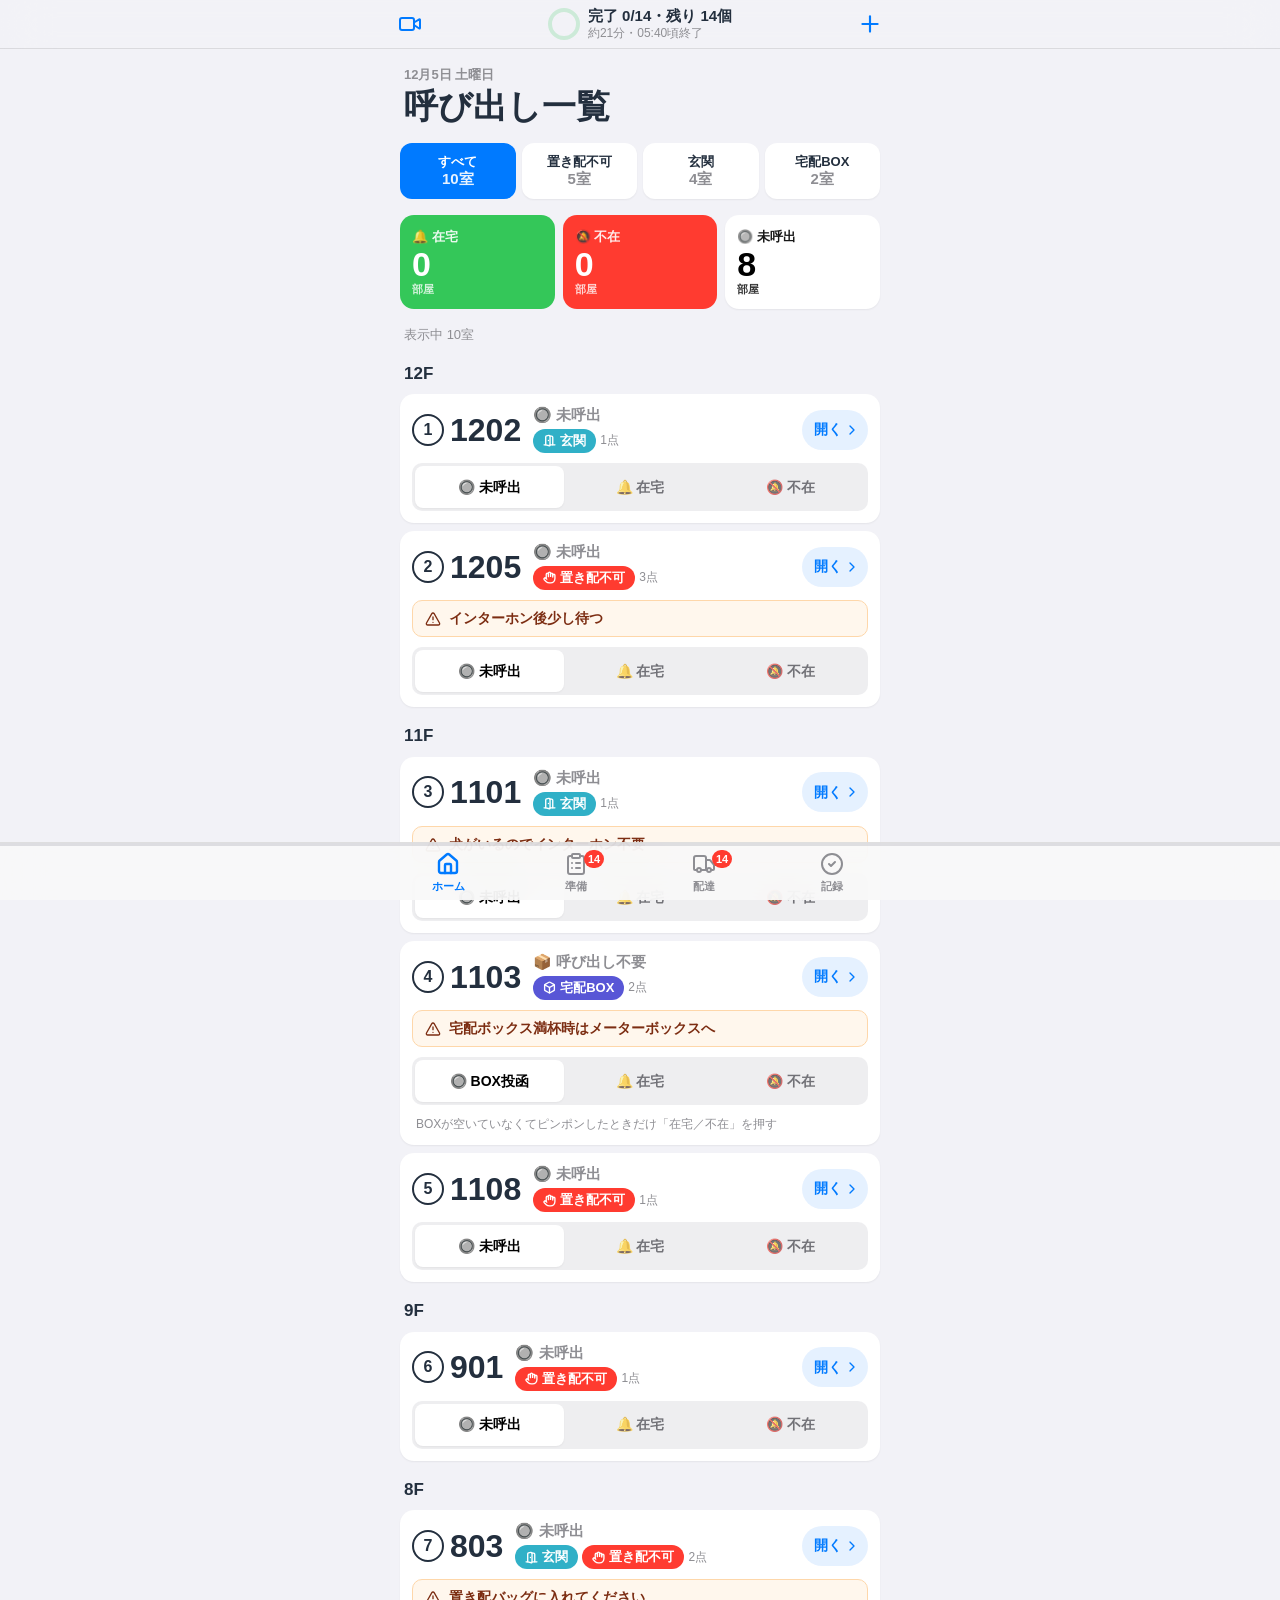
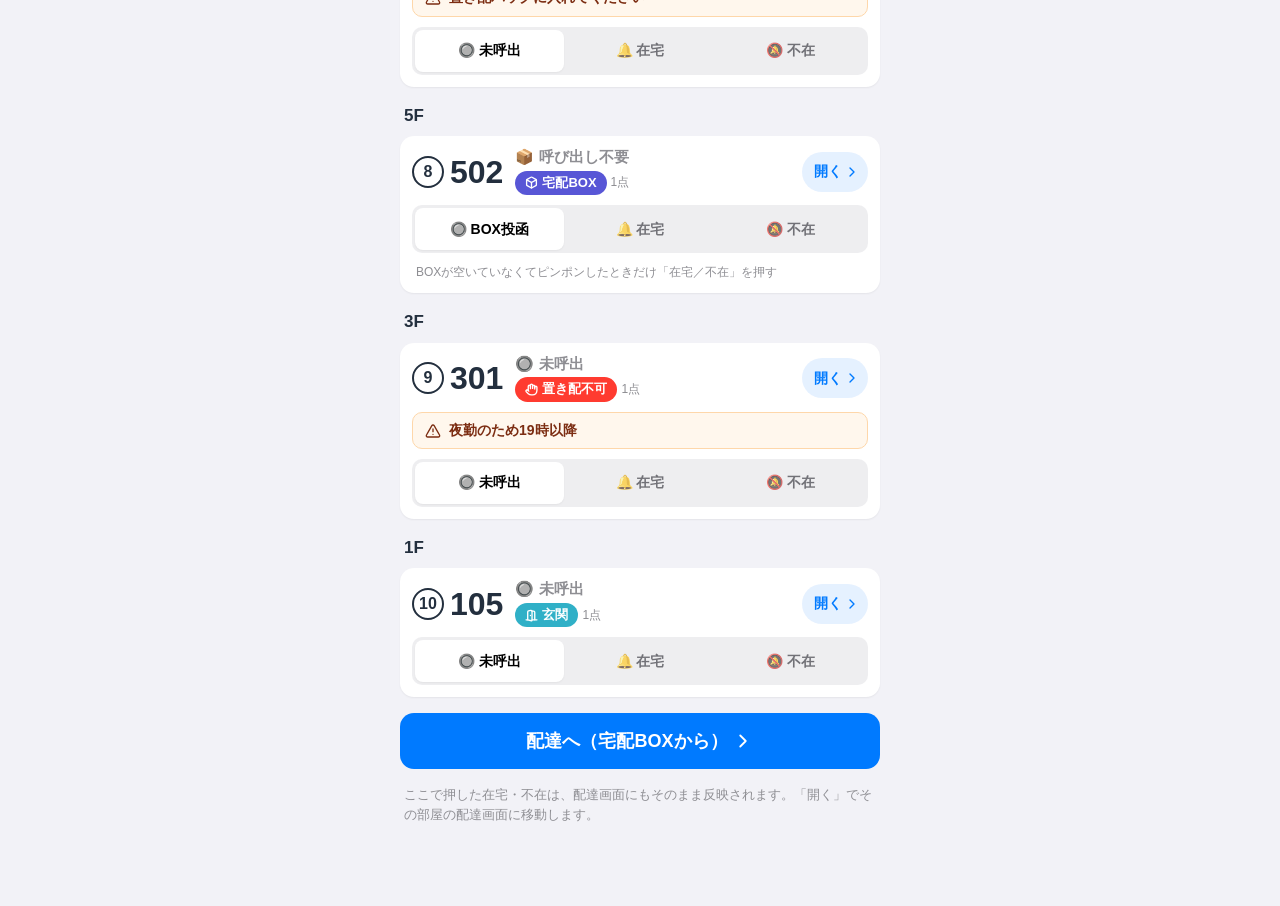
<file: index.html>
<!doctype html>
<html lang="ja">
  <head>
    <meta charset="UTF-8" />
    <meta name="viewport" content="width=device-width, initial-scale=1, viewport-fit=cover" />
    <meta name="theme-color" content="#F2F2F7" media="(prefers-color-scheme: light)" />
    <meta name="theme-color" content="#000000" media="(prefers-color-scheme: dark)" />
    <!-- iPhone で「ホーム画面に追加」するとアプリのように全画面で開く -->
    <meta name="apple-mobile-web-app-capable" content="yes" />
    <meta name="mobile-web-app-capable" content="yes" />
    <meta name="apple-mobile-web-app-status-bar-style" content="default" />
    <meta name="apple-mobile-web-app-title" content="階数別配達" />
    <link rel="apple-touch-icon" href="./apple-touch-icon.png" />
    <link rel="icon" type="image/svg+xml" href="./icon.svg" />
    <link rel="manifest" href="./manifest.webmanifest" />
    <title>階数別配達</title>
    <script type="module" crossorigin src="./assets/index-jz4xLzgi.js"></script>
    <link rel="stylesheet" crossorigin href="./assets/index-DJLhRGG0.css">
  </head>
  <body>
    <div id="root"></div>
  </body>
</html>
</file>
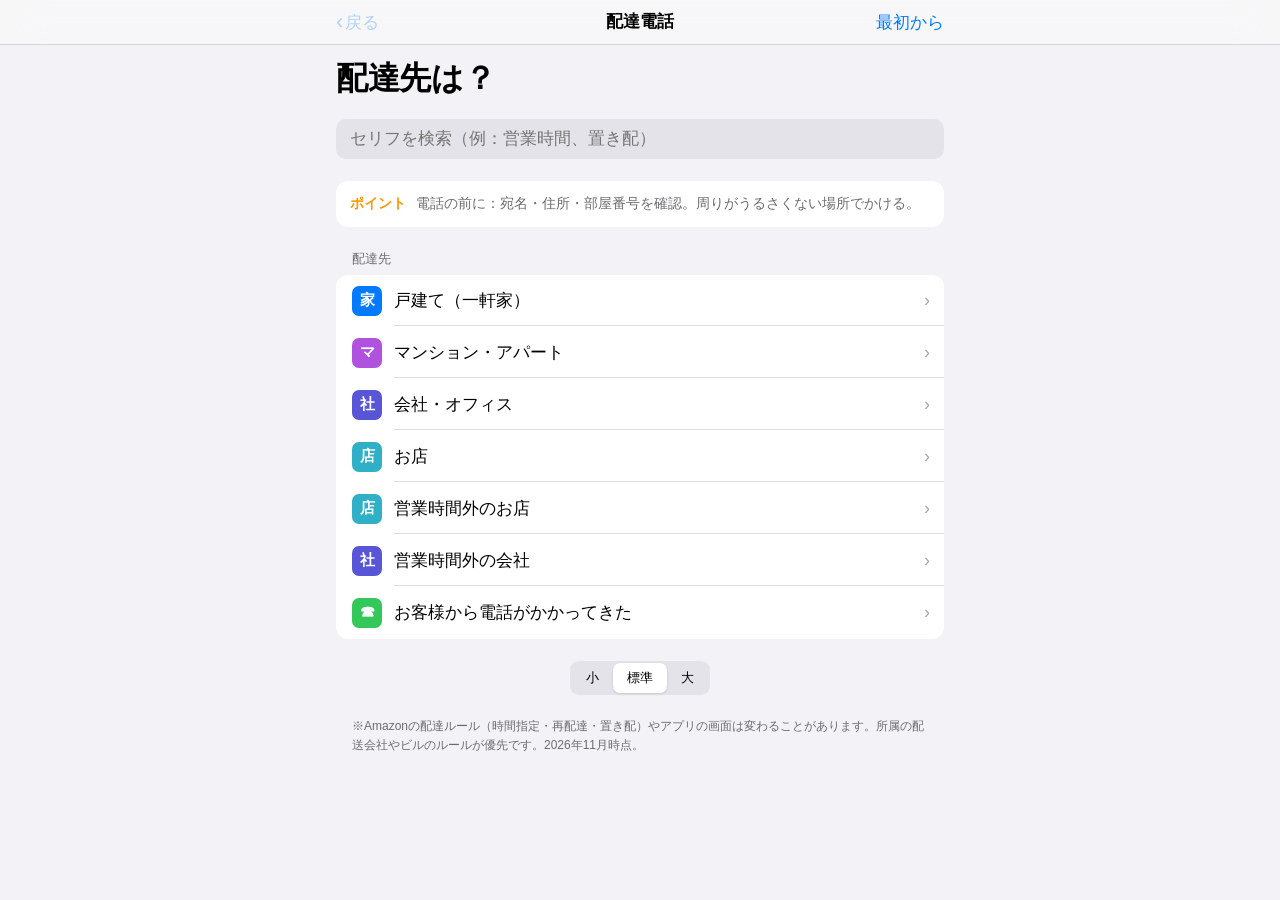
<file: denwa/index.html>
<!doctype html>
<html lang="ja">
<head>
<meta charset="UTF-8">
<meta name="viewport" content="width=device-width, initial-scale=1, viewport-fit=cover">
<meta name="theme-color" content="#F2F2F7" media="(prefers-color-scheme: light)">
<meta name="theme-color" content="#000000" media="(prefers-color-scheme: dark)">
<meta name="apple-mobile-web-app-capable" content="yes">
<meta name="mobile-web-app-capable" content="yes">
<meta name="apple-mobile-web-app-status-bar-style" content="default">
<meta name="apple-mobile-web-app-title" content="配達電話">
<link rel="apple-touch-icon" href="./apple-touch-icon.png">
<link rel="icon" type="image/png" href="./icon-192.png">
<link rel="manifest" href="./manifest.webmanifest">
<title>配達電話フロー</title>
<style>
*,*::before,*::after{box-sizing:border-box}
:root{padding-top:env(safe-area-inset-top,0px);padding-bottom:env(safe-area-inset-bottom,0px)}
body{margin:0}
[hidden]{display:none!important}

/* Layout: iOS-style navigation stack. Large title, "you say" bubble, inset grouped list of customer replies. */
:root{
  --bg:#f2f2f7; --cell:#ffffff; --label:#000000; --sec:#6c6c70; --sep:rgba(60,60,67,.18);
  --tint:#007aff; --tint-on:#ffffff; --green:#34c759; --orange:#ff9500; --red:#ff3b30; --indigo:#5856d6; --teal:#30b0c7; --fill:rgba(118,118,128,.12);
  --bar:rgba(249,249,249,.86);
  --font:-apple-system,BlinkMacSystemFont,"SF Pro Text","Hiragino Sans","Hiragino Kaku Gothic ProN","Noto Sans JP",sans-serif;
  --fs:1.12rem;
}
@media (prefers-color-scheme: dark){:root:not([data-theme="light"]){
  --bg:#000000; --cell:#1c1c1e; --label:#ffffff; --sec:#98989f; --sep:rgba(84,84,88,.6);
  --tint:#0a84ff; --tint-on:#ffffff; --green:#30d158; --orange:#ff9f0a; --red:#ff453a; --indigo:#5e5ce6; --teal:#40c8e0; --fill:rgba(118,118,128,.24);
  --bar:rgba(22,22,24,.82); color-scheme:dark}}
:root[data-theme="dark"]{
  --bg:#000000; --cell:#1c1c1e; --label:#ffffff; --sec:#98989f; --sep:rgba(84,84,88,.6);
  --tint:#0a84ff; --tint-on:#ffffff; --green:#30d158; --orange:#ff9f0a; --red:#ff453a; --indigo:#5e5ce6; --teal:#40c8e0; --fill:rgba(118,118,128,.24);
  --bar:rgba(22,22,24,.82); color-scheme:dark}
html,body{background:var(--bg)}
body{color:var(--label);font-family:var(--font);font-size:16px;line-height:1.5;-webkit-font-smoothing:antialiased}
body::before{content:"";position:fixed;inset:0 0 auto;height:env(safe-area-inset-top,0px);z-index:10;background:var(--bar)}
.nav{position:sticky;top:env(safe-area-inset-top,0px);z-index:5;background:var(--bar);-webkit-backdrop-filter:saturate(180%) blur(20px);backdrop-filter:saturate(180%) blur(20px);border-bottom:.5px solid var(--sep)}
.nav .in{max-width:640px;margin:0 auto;padding-left:max(8px,env(safe-area-inset-left,0px));padding-right:max(8px,env(safe-area-inset-right,0px));padding-block:0;height:44px;display:grid;grid-template-columns:1fr auto 1fr;align-items:center}
.nb{font:400 17px var(--font);color:var(--tint);background:none;border:0;padding:8px;display:flex;align-items:center;gap:2px;cursor:pointer}
.nb:disabled{opacity:.3}
.nb.r{justify-self:end}
.nt{font-weight:600;font-size:17px;display:flex;align-items:center;gap:6px}
.chip{font-size:12px;font-weight:600;color:#fff;border-radius:999px;padding:2px 8px}
.wrap{max-width:640px;margin:0 auto;padding-left:max(16px,env(safe-area-inset-left,0px));padding-right:max(16px,env(safe-area-inset-right,0px));padding-block:8px 40px;display:flex;flex-direction:column;gap:22px}
.lt{font-size:2rem;font-weight:700;letter-spacing:-.01em;margin:6px 0 0;text-wrap:balance;line-height:1.2}
.crumb{font-size:13px;color:var(--sec);margin-top:2px;min-width:0;overflow-wrap:anywhere}
.sec-h{font-size:13px;color:var(--sec);margin:0 0 6px 16px;letter-spacing:.01em}
.bubble{background:var(--tint);color:var(--tint-on);border-radius:20px 20px 6px 20px;padding:14px 16px;font-size:var(--fs);line-height:1.7;box-shadow:0 1px 2px rgba(0,0,0,.08)}
.bubble p{margin:0}
.bubble p+p{margin-top:.6em}
.bubble.end{background:var(--green)}
.hint{display:flex;gap:10px;background:var(--cell);border-radius:12px;padding:12px 14px;font-size:14px;color:var(--sec);line-height:1.55}
.hint b{color:var(--orange);font-weight:600;white-space:nowrap}
.list{background:var(--cell);border-radius:12px;overflow:hidden}
.row{display:flex;align-items:center;gap:12px;width:100%;background:none;border:0;padding:0 0 0 16px;min-height:52px;text-align:left;font:400 17px var(--font);color:var(--label);cursor:pointer}
.row .t{flex:1;padding:13px 0;border-bottom:.5px solid var(--sep);display:flex;align-items:center;gap:8px;min-width:0}
.row:last-child .t{border-bottom:0}
.row .tx{flex:1;min-width:0}
.row .tx small{display:block;color:var(--sec);font-size:13px;margin-top:1px}
.row .chev{color:var(--sec);opacity:.6;padding-right:14px;font-size:18px}
.row:active{background:var(--fill)}
.row:focus-visible,.nb:focus-visible,.seg button:focus-visible{outline:2px solid var(--tint);outline-offset:-2px}
.ic{width:30px;height:30px;border-radius:7px;display:grid;place-items:center;color:#fff;font-size:15px;font-weight:700;flex:none}
.foot{font-size:12px;color:var(--sec);margin:0 16px;line-height:1.6}
.seg{display:flex;background:var(--fill);border-radius:9px;padding:2px;align-self:center}
.seg button{font:500 13px var(--font);border:0;background:none;color:var(--label);padding:6px 14px;border-radius:7px;cursor:pointer}
.seg button[aria-pressed="true"]{background:var(--cell);box-shadow:0 1px 3px rgba(0,0,0,.12)}
@media (prefers-reduced-motion:no-preference){.page{animation:push .22s cubic-bezier(.2,.8,.2,1)}@keyframes push{from{transform:translateX(18px)}to{transform:none}}}
.search input{width:100%;font:400 17px var(--font);padding:10px 14px;border-radius:10px;border:0;background:var(--fill);color:var(--label);-webkit-appearance:none;appearance:none}
.search input:focus{outline:2px solid var(--tint)}
details.more{background:none}
details.more summary{list-style:none;cursor:pointer;font-size:15px;color:var(--tint);padding:4px 16px 10px;font-weight:500}
details.more summary::-webkit-details-marker{display:none}
details.more summary::before{content:"＋ "}
details.more[open] summary::before{content:"− "}
.thread{display:flex;flex-direction:column;gap:12px}
.step{display:flex;flex-direction:column;gap:8px;scroll-margin-top:calc(56px + env(safe-area-inset-top,0px))}
.step-h{font-size:13px;color:var(--sec);margin:0 0 0 4px;font-weight:600}
.step.past .bubble{opacity:.55;font-size:calc(var(--fs) * .88);padding:10px 14px}
.step .bubble{margin-left:auto;max-width:94%}
.cust{align-self:flex-start;max-width:85%;background:var(--cell);color:var(--label);border:0;border-radius:20px 20px 20px 6px;padding:10px 14px;font:400 16px var(--font);text-align:left;cursor:pointer;box-shadow:0 1px 2px rgba(0,0,0,.06)}
.cust .who{display:block;font-size:11px;color:var(--sec);font-weight:600;margin-bottom:1px}
.cust:focus-visible{outline:2px solid var(--tint)}
.support-link{display:block;background:var(--cell);color:var(--tint);text-decoration:none;text-align:center;font-size:15px;font-weight:600;border-radius:12px;padding:14px 10px;min-height:48px}
.support-link:focus-visible{outline:2px solid var(--tint);outline-offset:2px}
@media (prefers-reduced-motion:no-preference){.step.now,.cust:last-of-type{animation:rise .22s cubic-bezier(.2,.8,.2,1)}@keyframes rise{from{transform:translateY(10px);opacity:.4}to{transform:none;opacity:1}}}
</style>
</head>
<body>
<div class="nav"><div class="in">
  <button class="nb" id="back" type="button" aria-label="戻る"><span style="font-size:22px;line-height:1">‹</span>戻る</button>
  <span class="nt" id="navt">配達電話</span>
  <button class="nb r" id="home" type="button">最初から</button>
</div></div>

<main class="wrap page" id="app" aria-live="polite"></main>

<script>
/* ===== アイコン ===== */
const C={y:["var(--green)","✓"],n:["var(--red)","✕"],q:["var(--orange)","?"],p:["var(--tint)","→"],m:["#8e8e93","…"],
  home:["var(--tint)","家"],apt:["#af52de","マ"],office:["var(--indigo)","社"],shop:["var(--teal)","店"],in:["var(--green)","☎"]};
const KIND={home:"戸建て",apt:"マンション",office:"会社",shop:"お店"};
/* 値は そのまま or {home,apt,office,shop}（無い種類は home → apt の順で代用） */
const N={
/* ---------- スタート ---------- */
 start:{title:"配達先は？",
  hint:"電話の前に：宛名・住所・部屋番号を確認。周りがうるさくない場所でかける。",
  opts:[["戸建て（一軒家）","home","call","home"],["マンション・アパート","apt","call","apt"],["会社・オフィス","office","call","office"],["お店","shop","call","shop"],["営業時間外のお店","shop","afterhours","shop"],["営業時間外の会社","office","afterhours","office"],["お客様から電話がかかってきた","in","incoming","home"]]},

/* ---------- 営業時間外の店舗・事業所 ---------- */
 afterhours:{title:"営業時間外のお届け",
  say:{shop:["お忙しいところ恐れ入ります。Amazonの配達担当です。","営業時間外のお電話となり申し訳ございません。お荷物のお渡しについて確認のためご連絡しました。今、お受け取りいただける方はいらっしゃいますか？"],
       office:["お忙しいところ恐れ入ります。Amazonの配達担当です。","営業時間外のお電話となり申し訳ございません。お荷物の受け取りが可能な方はいらっしゃいますでしょうか？"]},
  hint:"営業時間外の電話自体を望まない相手もいる。発信の要否は配送アプリとサポート・所属会社の指示を優先。約束できない時間を約束しない。",
  opts:[["今なら受け取れる","y","end_ok"],["営業時間内に持ってこい","n","bizhours"],["もう何度も言っている","n","repeat_reported"],["Amazonに言ってくれ","q","amazon_reported"],["電話番号は？","q","cs_number"],["営業時間外に電話するな","q","afterhours_whycall"],["怒っている・暴言がある","n","abuse_note"],["今回は持ち帰って","p","end_afterhours"]]},
 afterhours_whycall:{title:"営業時間外に電話するな",
  say:["営業時間外にお電話してしまい、申し訳ございません。","今後の連絡方法については配送サポートに確認いたします。本日は案内に沿って対応いたします。失礼いたします。"],
  hint:"以降の電話連絡の要否を配送サポート・現場責任者に確認。繰り返し電話をかけない。",end:true},
 repeat_reported:{title:"繰り返し営業時間外・報告済み",
  say:["何度も営業時間外のお届けとなり、ご不便をおかけして申し訳ございません。","こちらからもAmazonの配送サポートへ報告しておりますが、現時点では配達時間の変更が難しいとの回答を受けています。","私たち配達員では配達時間の割り当てを変更できません。恐れ入りますが、注文された方からもAmazonカスタマーサービスにご要望をお伝えいただけますでしょうか。"],
  hint:"実際にサポートへ報告済みの場合だけこのセリフを使用。改善や再配達時刻を約束しない。",
  opts:[["Amazonに言え","q","amazon_reported"],["電話番号を教えろ","q","cs_number"],["問い合わせ方を教えろ","q","cs_where"],["営業時間を設定したい","q","biz_settings"],["暴言・人格否定がある","n","abuse_note"],["わかった・持ち帰りで","y","end_afterhours"]]},
 amazon_reported:{title:"お前がAmazonに言え",
  say:["おっしゃることは承知しております。こちらからも配送サポートへ報告済みです。","ただ、配達員の側では配達時間を変更することができません。お客様からのご要望は、注文された方からAmazonカスタマーサービスにもお伝えいただけますと幸いです。"],
  hint:"サポートに報告していない場合は「私からも配送サポートに報告いたします」と言い換える。",
  opts:[["Amazonの連絡先は？","q","cs_where"],["電話番号は？","q","cs_number"],["何回も言ってる","n","repeat_reported"],["それでも納得しない","n","escalate"],["わかった","y","end_afterhours"]]},
 biz_settings:{title:"営業時間の登録・変更",
  say:["Amazonビジネスをご利用の場合、配送先ごとに配送可能な曜日や時間帯を設定できます。","ご注文の担当者様に、Amazonビジネスの配送先住所の設定をご確認いただくか、カスタマーサービスへお問い合わせいただけますでしょうか。"],
  hint:"Amazonビジネスの機能。一般の個人アカウントとは設定が異なる。設定しても必ずその時間に配達される保証はない。",
  opts:[["問い合わせ方は？","q","cs_where"],["電話番号は？","q","cs_number"],["わかった","y","end_afterhours"]]},
 abuse_note:{title:"配達指示・電話で暴言や人格否定",
  say:["配達時間についてのご要望は承知しております。","恐れ入りますが、暴言が続く場合はお電話を終了し、配送サポートへ対応を確認させていただきます。"],
  hint:"配達指示の侮辱的な文面・発言・日時を業務ルール内で記録し、配送サポートと現場責任者へ報告。相手に言い返さない。危険なら接近しない。",
  opts:[["暴言が収まった","y","end_afterhours"],["暴言が続く・脅された","n","abuse"],["責任者に代われ","q","boss"]]},
 end_afterhours:{title:"本日の対応を伝えて終了",
  say:["ご要望は承りました。本日のお荷物は配送サポートの案内に沿って対応いたします。失礼いたします。"],
  hint:"通話後は実際のアプリ・サポート指示に従って処理。配達完了・持ち帰りを自己判断で確定しない。",end:true},

/* ---------- 電話をかける ---------- */
 other_person:{title:{home:"家族が出た",apt:"家族が出た",office:"別の人が出た",shop:"店員さんが出た"},
  say:{home:["〇〇様宛てのお荷物をお届けに伺ったのですが、代わりにお受け取りいただくことはできますか？"],
       office:["〇〇様宛てのお荷物なのですが、代わりにお受け取りいただくことはできますか？受付やご担当の方でも大丈夫です。"],
       shop:["〇〇様（〇〇店）宛てのお荷物なのですが、お店で代わりにお受け取りいただくことはできますか？"]},
  hint:"同じ住所の人なら受け取ってもらえることが多い。受け取った人の名前をメモ。",
  opts:{home:[["受け取れる","y","home_yes"],["本人は不在・誰もいない","n","away"],["本人に聞いてみる","q","check_later"]],
        office:[["受け取れる","y","office_recv"],["その人はもういない（退職など）","n","office_gone"],["部署が違う","q","office_dept"],["本人に聞いてみる","q","check_later"]],
        shop:[["受け取れる","y","shop_yes"],["店長がいないと無理","n","away"],["本人に聞いてみる","q","check_later"]]}},
 check_later:{title:"本人に確認する",say:["ありがとうございます。近くを回っていますので、もし置き場所などが決まりましたら、このお電話番号に折り返していただけますか？","ただ、折り返しが間に合わない場合は、今回は持ち帰りになることがあります。"],
  hint:"折り返しを待てるかはルート次第。待ちすぎない。",
  opts:[["わかった","y","end_try"],["置いていいって","y","place"]]},

/* ---------- 在宅確認 ---------- */
 call:{title:"電話をかける",
  say:{home:["もしもし、私Amazonの配達の者ですが、今ご在宅でしょうか？"],
       apt:["もしもし、私Amazonの配達の者ですが、今中にいらっしゃいますでしょうか？"],
       office:["もしもし、私Amazonの配達の者ですが、今会社の中にいらっしゃいますでしょうか？"],
       shop:["もしもし、私Amazonの配達の者ですが、今お店の中にいらっしゃいますでしょうか？"]},
  hint:{home:"アプリからかけているので相手は本人。最初の一言で用件まで言い切る。",apt:"アプリからかけているので相手は本人。オートロックの場合は開けてもらえるかも確認。",office:"本人でなくても、受付や同僚が受け取れることが多い。",shop:"開店前・仕込み中・夜営業など事情がさまざま。手短に。"},
  opts:{home:[["いるよ","y","home_yes"],["いない","n","away"],["すぐ戻る・今向かってる","q","soon"],["別の場所に持ってきて","q","redirect"],["何の荷物？頼んでない","q","unknown"],["家族・従業員が出た","p","other_person"],["出ない・留守電","m","vm"]],
        apt:[["いるよ","y","apt_yes"],["いない","n","away"],["すぐ戻る・今向かってる","q","soon"],["宅配ボックスに入れて","y","box"],["管理人さんに預けて","q","neighbor"],["何の荷物？頼んでない","q","unknown"],["家族・従業員が出た","p","other_person"],["出ない・留守電","m","vm"]],
        office:[["受付・他の人が受け取る","y","office_recv"],["本人が取りに行く","y","office_self"],["今日は誰もいない","n","away"],["今日は休み","n","closed"],["営業時間外で受け取れない","n","afterhours"],["入館手続きが必要","q","office_gate"],["何の荷物？頼んでない","q","unknown"],["家族・従業員が出た","p","other_person"],["出ない・留守電","m","vm"]],
        shop:[["いるよ","y","shop_yes"],["開店前・今はいない","n","away"],["すぐ戻る","q","soon"],["裏口に回って","y","shop_back"],["夜しか開いていない","q","night"],["今日は定休日","n","closed"],["営業時間外で受け取れない","n","afterhours"],["何度も営業時間外に来ている","n","repeat_reported"],["何の荷物？頼んでない","q","unknown"],["家族・従業員が出た","p","other_person"],["出ない・留守電","m","vm"]]}},

/* ---------- いた ---------- */
 home_yes:{title:"家にいた",say:["失礼しました！これからもう一度インターホンを押しますので、出ていただけますか？"],
  hint:"インターホンの故障や聞こえなかったケースが多いです。",
  opts:[["わかった","y","end_ok"],["インターホン壊れてる","q","bell"],["今は出られない","n","cant"],["寝てた・赤ちゃんがいる","q","quiet"]]},
 apt_yes:{title:"家にいた",say:["失礼しました！これからもう一度、部屋番号でお呼び出しします。オートロックを開けていただけますか？"],
  hint:"部屋番号を復唱して間違いがないか確認。",
  opts:[["わかった","y","end_ok"],["部屋番号が違う","q","wrong_room"],["インターホン壊れてる","q","bell"],["今は出られない","n","cant"],["寝てた・赤ちゃんがいる","q","quiet"]]},
 quiet:{title:"静かにしてほしい",say:["承知しました。インターホンは鳴らさずに、ドアの前に着いたらこのお電話でお知らせしますね。"],
  opts:[["OK","y","end_ok"],["置いといて","y","place"]]},
 bell:{title:"インターホンが鳴らない",say:["承知しました。では、ドアの前に着いたらこのお電話か、ノックでお知らせしますね。"],
  opts:[["OK","y","end_ok"]]},
 wrong_room:{title:"部屋番号が違う",say:["大変失礼しました。お部屋番号を伺ってもよろしいですか？","（復唱）〇〇〇号室ですね。ありがとうございます。すぐに伺います。"],
  hint:"住所の間違いは配達後にリーダーへ報告。お客様にはAmazonの住所の修正をお願いしてもよい。",
  opts:[["OK","y","end_ok"]]},
 cant:{title:"今は出られない",
  say:{home:["承知しました。玄関の前などに置かせていただいてもよろしいですか？"],
       apt:["承知しました。玄関の前や宅配ボックスに置かせていただいてもよろしいですか？"],
       office:["承知しました。入口の前や受付などに置かせていただいてもよろしいですか？"],
       shop:["お忙しいところすみません。レジ横や入口の前など、置かせていただいてよい場所はありますか？"]},
  opts:[["置いていいよ","y","place"],["置かないで","n","no_okihai"],["◯分後なら出られる","q","soon"]]},

 office_recv:{title:"受付で受け取り",say:["ありがとうございます。受付（〇〇階）にお持ちすればよろしいですか？","受け取っていただく方のお名前を伺ってもよろしいでしょうか？"],
  hint:"受け取った人の名前をメモ。ビルの入館ルールにも従う。",
  opts:[["わかった","y","end_ok"],["受付はない","q","office_self"],["入館手続きが必要","q","office_gate"]]},
 office_self:{title:"取りに来てくれる",say:["ありがとうございます。では〇〇（入口・ロビーなど）でお待ちしていますね。"],
  hint:"待つ時間はルート次第。5分以上かかりそうなら別の方法を相談。",
  opts:[["OK","y","end_ok"],["時間がかかる","q","soon"]]},
 office_gate:{title:"入館手続きが必要",say:["承知しました。入館の受付は〇〇（1階の防災センターなど）でよろしいですか？","手続きに時間がかかる場合は、1階まで取りに来ていただくことはできますか？"],
  hint:"ビルのルールに従う。入れない場合は持ち帰りでも問題ない。",
  opts:[["取りに来てくれる","y","office_self"],["手続きして上がって","y","end_ok"],["どちらも無理","n","away"]]},
 office_gone:{title:"その人はいない",say:["承知しました。〇〇様宛てのお荷物なのですが、会社として代わりにお受け取りいただけますか？"],
  hint:"受け取れない場合は持ち帰り。宛名違いの可能性ありとしてリーダーへ報告。",
  opts:[["受け取る","y","office_recv"],["受け取れない","n","end_report"]]},
 office_dept:{title:"部署が違う",say:["失礼しました。〇〇様はどちらの部署（何階）にいらっしゃいますか？"],
  opts:[["教えてもらった","y","end_ok"],["受付で預かる","y","office_recv"],["分からない","n","office_gone"]]},
 shop_yes:{title:"お店にいた",say:["失礼しました！これからお店に伺いますので、受け取っていただけますか？"],
  opts:[["わかった","y","end_ok"],["裏口に回って","y","shop_back"],["今は手が離せない","n","cant"]]},
 shop_back:{title:"裏口・別の入口",say:["承知しました。裏口はどちら側になりますか？（復唱）〇〇側の、〇〇の扉ですね。すぐに伺います。"],
  hint:"場所をメモしてリーダーに共有すると、次の配達員も助かる。",
  opts:[["OK","y","end_ok"]]},

/* ---------- 不在系 ---------- */
 soon:{title:"すぐ戻る",say:["ありがとうございます。何分くらいで戻られそうですか？"],
  hint:"待てるかはルートと会社のルール次第。約束はしない言い方で。",
  opts:[["数分で戻る","y","soon_short"],["30分以上かかる","n","away"],["待っててと言われた","q","wait_demand"]]},
 soon_short:{title:"数分で戻る",say:["近くを回っていますので、このあともう一度伺えるか試してみますね。","ただ、お約束はできないので、もし置いてよい場所があれば置き配にもできますが、いかがですか？"],
  opts:[["置いていいよ","y","place"],["来てくれるならそれで","q","end_try"],["置かないで","n","no_okihai"]]},
 wait_demand:{title:"待っててと言われた",say:["お待ちしたいのですが、ほかのお客様のお荷物もお届けしている途中でして、長くお待ちすることができないんです。申し訳ありません。","近くを回りながら、もう一度伺えるか試してみます。間に合わなかった場合は持ち帰りになりますので、ご了承ください。"],
  opts:[["わかった","y","end_try"],["置いていいよ","y","place"],["怒っている","n","angry"]]},
 away:{title:"不在だった",
  say:{home:["承知しました。玄関の前などに置かせていただくこともできますが、いかがでしょうか？"],
       apt:["承知しました。玄関の前や宅配ボックスに置かせていただくこともできますが、いかがでしょうか？"],
       office:["承知しました。入口の前や郵便受け、ビルの宅配ボックスなどに置かせていただくこともできますが、いかがでしょうか？"],
       shop:["承知しました。お店の入口の前や郵便受けなどに置かせていただくこともできますが、いかがでしょうか？"]},
  opts:{home:[["置いていいよ","y","place"],["置かないで","n","no_okihai"],["近所・家族の家に預けて","q","neighbor"],["別の場所に持ってきて","q","redirect"],["今日中にもう一度来て","q","today"],["夜に持ってきて","q","night"],["◯時に来て","q","time"],["明日・土日にして","q","day"]],
        apt:[["置いていいよ","y","place"],["宅配ボックスに入れて","y","box"],["置かないで","n","no_okihai"],["管理人さんに預けて","q","neighbor"],["別の場所に持ってきて","q","redirect"],["今日中にもう一度来て","q","today"],["夜に持ってきて","q","night"],["明日・土日にして","q","day"]],
        office:[["置いていいよ","y","place"],["置かないで","n","no_okihai"],["営業時間内に持ってこい","q","bizhours"],["何回も伝えてる","n","repeat"],["隣の会社に預けて","q","neighbor"],["明日・平日にして","q","day"]],
        shop:[["置いていいよ","y","place"],["置かないで","n","no_okihai"],["営業時間内に持ってこい","q","bizhours"],["夜しか開いていない","q","night"],["何回も伝えてる","n","repeat"],["隣のお店に預けて","q","neighbor"],["明日にして","q","day"]]}},
 closed:{title:{office:"今日は休み",shop:"今日は定休日"},
  say:{office:["本日はお休みなんですね、承知しました。","置いてよい場所があれば置き配にもできますが、いかがでしょうか？"],
       shop:["本日は定休日なんですね、承知しました。","入口の前や郵便受けなど、置いてよい場所があれば置き配にもできますが、いかがでしょうか？"]},
  hint:"会社・お店宛ては次回も同じことが起きやすい。営業日・定休日をメモしてリーダーへ。",
  opts:[["置いていいよ","y","place"],["置かないで","n","no_okihai"],["定休日に来るな","n","bizhours"]]},

/* ---------- 置き配 ---------- */
 place:{title:"置き場所を確認",
  say:{home:["ありがとうございます。どちらに置けばよろしいですか？玄関前、宅配ボックス、物置の中などでも大丈夫です。"],
       apt:["ありがとうございます。どちらに置けばよろしいですか？玄関前、宅配ボックス、メーターボックスなどでも大丈夫です。"],
       office:["ありがとうございます。どちらに置けばよろしいですか？入口の前、郵便受け、ビルの宅配ボックスなどでも大丈夫です。"],
       shop:["ありがとうございます。どちらに置けばよろしいですか？入口の前、シャッターの横、郵便受けなどでも大丈夫です。"]},
  hint:{home:"置いたら写真を撮って登録。場所は復唱して確認。",
        apt:"オートロックの中に入れない場合は置けないこともある。写真を撮って登録。",
        office:"ビルによっては共用部に置けない場合あり。管理ルールを優先。写真を撮って登録。",
        shop:"雨に濡れない場所か、通る人の目につきにくいかも確認。写真を撮って登録。"},
  opts:[["場所を聞いた","y","end_okihai"],["盗まれないか心配","q","okihai_worry"],["その場所に入れない（オートロック等）","n","okihai_cant"]]},
 okihai_worry:{title:"盗まれないか心配",say:["ご心配ですよね。なるべく目立たない場所に置いて、置いた写真も撮っておきます。写真はAmazonの注文履歴から見られる場合があります。","ご不安でしたら、今回は持ち帰りにして、次回はロッカーやコンビニ受け取りにする方法もあります。"],
  opts:[["置いていいよ","y","end_okihai"],["やっぱり持ち帰りで","p","no_okihai"]]},
 okihai_cant:{title:"その場所に置けない",say:["申し訳ありません、〇〇（オートロックの中など）に入れないため、そちらには置けないんです。","ほかに置いてよい場所はありますか？なければ今回は持ち帰りになります。"],
  opts:[["別の場所OK","y","end_okihai"],["オートロック開けるよ（遠隔）","y","end_okihai"],["持ち帰りで","p","no_okihai"]]},
 box:{title:"宅配ボックス",say:["ありがとうございます。宅配ボックスに入れさせていただきますね。","入らなかった場合は、玄関前に置いてもよろしいですか？"],
  hint:"ボックスの番号・暗証番号の扱いは会社のルールに従う。",
  opts:[["玄関前もOK","y","end_okihai"],["ボックスがいっぱい・入らない","n","box_full"],["ボックスだけ","q","end_okihai"]]},
 box_full:{title:"宅配ボックスがいっぱい",say:["宅配ボックスが空いていない（入らない）ようです。","玄関前など、ほかに置いてよい場所はありますか？なければ今回は持ち帰りになります。"],
  opts:[["別の場所OK","y","place"],["持ち帰りで","p","no_okihai"]]},
 neighbor:{title:{home:"近所に預けて",apt:"管理人に預けて",office:"隣の会社に預けて",shop:"隣のお店に預けて"},
  say:["申し訳ありません、ご本人様以外のお宅（管理人さんなど）へのお預けは、私の判断ではできないんです。","置き配か、今回は持ち帰りにさせていただけますか？"],
  hint:"会社のルールで可能な場合もある。分からなければ「私の判断ではできない」と伝える。",
  opts:[["置き配で","y","place"],["持ち帰りで","p","no_okihai"],["怒っている","n","angry"]]},

/* ---------- 時間・日付・場所の希望 ---------- */
 no_okihai:{title:"持ち帰り（置き配NG）",
  say:{home:["承知しました。では今回は持ち帰らせていただきます。","次のお届けは、Amazonの注文履歴から日にちを選んでいただけます。","時間を気にせず受け取りたい場合は、ロッカーやコンビニ受け取りも便利ですよ。"],
       office:["承知しました。では今回は持ち帰らせていただきます。","次のお届けは、Amazonの注文履歴から、会社にいらっしゃる日を選んでいただけます。","会社で受け取りにくい場合は、ご自宅宛てやロッカー受け取りに変えていただく方法もあります。"],
       shop:["承知しました。では今回は持ち帰らせていただきます。","次のお届けは、Amazonの注文履歴から、お店が開いている日を選んでいただけます。","お店で受け取りにくい場合は、ご自宅宛てやロッカー受け取りに変えていただく方法もあります。"]},
  opts:{home:[["わかった","y","end_back"],["やり方がわからない","q","howto"],["夜に持ってきて","q","night"],["今日中にもう一度","q","today"],["怒っている","n","angry"]],
        office:[["わかった","y","end_back"],["やり方がわからない","q","howto"],["営業時間内に持ってこい","q","bizhours"],["何回も伝えてる","n","repeat"],["サポートってどこ？","q","cs_where"]],
        shop:[["わかった","y","end_back"],["やり方がわからない","q","howto"],["営業時間内に持ってこい","q","bizhours"],["何回も伝えてる","n","repeat"],["サポートってどこ？","q","cs_where"]]}},
 howto:{title:"再配達のやり方",say:["Amazonのアプリかサイトの「注文履歴」から、このお荷物を選んでください。","「配送状況を確認」のところから、次のお届け日を選んでいただけます。","分かりにくい場合は、アプリの「カスタマーサービス」から電話をリクエストすると、折り返しで案内してもらえます。"],
  hint:"ゆっくり、ひとつずつ。画面の名前は変わることがあるので「注文履歴」だけ確実に伝える。",
  opts:[["わかった","y","end_back"],["やっぱり置いていいよ","y","place"]]},
 night:{title:{home:"夜に持ってきて",apt:"夜に持ってきて",office:"夜に持ってきて",shop:"夜しか開いていない"},
  say:{home:["夜しかいらっしゃらないんですね、承知しました。","申し訳ないのですが、今Amazonの仕組みで夜の時間指定自体がなくなってしまっていて、私の方でも時間を選べないんです。","置き配か、ロッカー・コンビニ受け取りにしていただくと、確実にお受け取りいただけます。"],
       office:["夜しかいらっしゃらないんですね、承知しました。","申し訳ないのですが、今Amazonの仕組みで夜の時間指定自体がなくなってしまっていて、私の方でも時間を選べないんです。","置き配か、ご自宅宛て・ロッカー受け取りに変えていただくと、確実にお受け取りいただけます。"],
       shop:["夜の営業なんですね、承知しました。","申し訳ないのですが、今Amazonの仕組みで夜の時間指定自体がなくなってしまっていて、私の方でも時間を選べないんです。","お店の前や郵便受けへの置き配か、ご自宅宛て・ロッカー受け取りに変えていただくと、確実にお受け取りいただけます。"]},
  hint:"「できかねます」で終わらせず、代わりの方法で締める。",
  opts:[["置き配にする","y","place"],["今回は持ち帰りで","p","end_back"],["前は夜に来てた","q","before_ok"],["何回も伝えてる","n","repeat"],["納得していない","n","angry"]]},
 time:{title:"◯時に来て",say:["◯時ごろですね、承知しました。","申し訳ありません、今は私の方で時間のお約束ができない仕組みになっています。","時間を気にせず受け取るなら、置き配が一番確実です。"],
  opts:[["置き配にする","y","place"],["今回は持ち帰りで","p","end_back"],["前は時間指定できた","q","before_ok"],["納得していない","n","angry"]]},
 today:{title:"今日中にもう一度",say:["お急ぎなんですね、ご不便をおかけしてすみません。","申し訳ないのですが、今日のルートの都合で、この後もう一度伺えるお約束ができないんです。","置き配にしていただけましたら、このあと伺えるか試してみます。"],
  hint:"当日の再配達は基本できない前提で話す。近くにいて戻れる場合だけ「試してみます」。",
  opts:[["置き配にする","y","place"],["明日でいい","y","day"],["急いでるのに！","n","angry"]]},
 day:{title:{home:"明日・土日にして",apt:"明日・土日にして",office:"明日・平日にして",shop:"明日にして"},
  say:["承知しました。今回は持ち帰らせていただきます。","次のお届け日は、Amazonの注文履歴からご都合のよい日を選んでいただけます。","選ばなかった場合も、次の日以降にもう一度お届けに伺うことが多いです。"],
  hint:"何日に来るかは約束しない。選び方は「注文履歴」。",
  opts:[["わかった","y","end_back"],["やり方がわからない","q","howto"]]},
 before_ok:{title:"前はできたのに",say:["おっしゃる通り、以前は時間を選べたんです。","最近Amazonの方で仕組みが変わってしまって、今は時間のお約束ができなくなっています。ご不便をおかけして申し訳ありません。","ご意見は、Amazonアプリの「カスタマーサービス」からお伝えいただけます。"],
  opts:[["置き配にする","y","place"],["わかった","y","end_back"],["サポートってどこ？","q","cs_where"]]},
 redirect:{title:"別の場所に持ってきて",say:["申し訳ありません、配達中の住所の変更は、私の方ではできない決まりになっています。","今回は持ち帰りにさせていただいて、受け取り場所の変更は、Amazonのカスタマーサービスにご相談いただけますか？","次回からは、ロッカーやコンビニ受け取りにしていただくと便利です。"],
  hint:"勝手に別の住所へ持っていかない（誤配・紛失のもと）。",
  opts:[["わかった","y","end_back"],["置き配でいい","y","place"],["サポートってどこ？","q","cs_where"]]},

/* ---------- 営業時間・繰り返し・サポート ---------- */
 bizhours:{title:"営業時間内に来い",
  say:["営業時間内のお届けをご希望とのこと、承知しております。何度もご不便をおかけして申し訳ございません。","私たち配達員では配達時間の割り当てを変更できません。ご要望は配送サポートへ報告しますが、改善をお約束することはできない状況です。","恐れ入りますが、注文された方からAmazonカスタマーサービスにもご相談いただけますでしょうか。"],
  hint:"報告済みなら「こちらからもすでに報告しております」と言い換える。配送時間を約束しない。Amazonビジネスの営業時間設定も案内可能。",
  opts:[["もう報告したのに繰り返す","n","repeat_reported"],["Amazonに言え","q","amazon_reported"],["電話番号は？","q","cs_number"],["問い合わせ方法は？","q","cs_where"],["営業時間の設定は？","q","biz_settings"],["受け取れない・今回は持ち帰り","p","end_afterhours"],["暴言が続く","n","abuse_note"]]},
 repeat:{title:"何回も伝えている",
  say:["何度も営業時間外のお届けとなり、ご不便をおかけして申し訳ございません。","配達時間は現場の配達員が変更できないため、私からも配送サポートに状況を報告いたします。","すでに報告済みの場合でも、私から改善をお約束できない点はご理解いただけますと幸いです。"],
  hint:"実際に報告したかどうかに応じてセリフを調整。注文者がAmazonビジネスなら配送可能曜日・時間帯の設定も検討。",
  opts:[["すでに報告済みだ","q","repeat_reported"],["営業時間内に来い","q","bizhours"],["Amazonに言え","q","amazon_reported"],["配達可能時間の設定は？","q","biz_settings"],["電話番号は？","q","cs_number"],["問い合わせ方法は？","q","cs_where"],["怒っている・暴言","n","abuse_note"],["わかった","y","end_report"]]},
 instr_where:{title:"配達指示ってどこ？",say:["Amazonのアプリで、右下の人のマーク（アカウント）から「アドレス帳」または「お届け先住所」を開いてください。","この住所の「編集」の中に「配達指示」の欄があります。そこに、営業時間や定休日、置き場所を書いていただけます。"],
  hint:"画面の名前や場所はアプリの更新で変わることがある。分からなければカスタマーサービスへ。",
  opts:[["わかった","y","end_report"],["わからない","q","cs_where"]]},
 cs_where:{title:"Amazonの問い合わせ先",
  say:["Amazonアプリのホーム画面で、人型のアイコン「お客様」を押してください。","画面の一番下にある「ヘルプが必要ですか？」から、「カスタマーセンターに連絡する」を押していただくと、お問い合わせいただけます。","電話でのお問い合わせが選べる場合は、Amazonからの折り返し電話をご利用いただけます。","お店の方が注文されたご本人でない場合は、ご注文者様からお問い合わせをお願いいたします。"],
  supportLink:true,
  hint:"案内はAmazonショッピングアプリの画面を想定。「お客様」→ 最下部「ヘルプが必要ですか？」→「カスタマーセンターに連絡する」。アプリの更新で表示が異なる場合は公式問い合わせページへ。",
  opts:[["わかった","y","end_afterhours"],["電話番号を教えろ","q","cs_number"],["自分は注文者じゃない","q","biz_settings"],["それでも納得しない","n","escalate"]]},
 cs_number:{title:"Amazonの電話番号は？",
  say:["申し訳ございません。私から確実にご案内できる直通電話番号はございません。","Amazonアプリのホーム画面で、人型のアイコン「お客様」を押してください。","一番下にある「ヘルプが必要ですか？」から「カスタマーセンターに連絡する」を選んでいただくと、お問い合わせいただけます。電話での相談を選べる場合は、Amazonから折り返し連絡があります。"],
  supportLink:true,
  hint:"公式案内: amazon.co.jp/contactus。番号を推測して教えない。注文者本人からの問い合わせを案内する。",
  opts:[["わかった","y","end_afterhours"],["操作方法が分からない","q","cs_where"],["納得しない","n","escalate"]]},
/* ---------- 苦情・トラブル ---------- */
 angry:{title:"怒っている",say:["ご不便をおかけして、本当に申し訳ありません。","お気持ちはよく分かります。私の方でできることが限られていて、もどかしい思いをさせてしまっています。","ご意見は、Amazonアプリの「カスタマーサービス」からお伝えいただくと、改善につながります。"],
  hint:"言い返さない。説明を繰り返さない。長引く・脅される場合は無理せずリーダーへ。",
  opts:[["落ち着いた","y","away"],["何回も伝えてる","n","repeat"],["名前を教えろ","q","name"],["暴言・人格否定がある","n","abuse_note"],["上司を出せ・会社はどこ","n","boss"],["サポートってどこ？","q","cs_where"],["持ち帰りでいい","p","end_back"]]},
 why_call:{title:"なんで電話するの",say:["お忙しいところ申し訳ありません。ご不在だったので、受け取り方を確認したくてお電話しました。","置き配がよろしければ、今後はお電話なしで置かせていただけるよう、Amazonの配達指示に書いておいていただくと確実です。"],
  opts:[["置いていいよ","y","place"],["持ち帰りで","p","end_back"]]},
 name:{title:"名前を教えろ",say:["配達を担当しております、〇〇（会社で決まっている名乗り方）と申します。","ご意見は会社にもお伝えいたします。"],
  hint:"フルネームを言う必要はない。会社のルールの範囲で。",
  opts:[["わかった","y","end_report"],["上司を出せ","n","boss"]]},
 boss:{title:"上司を出せ",say:["申し訳ありません、今は配達中のため、この場で上の者におつなぎすることができないんです。","いただいたご意見は、必ず会社に報告いたします。","Amazonへのご意見は、アプリの「カスタマーサービス」からお伝えいただけます。"],
  hint:"所属会社の電話番号を教えてよいかは会社のルール次第。分からなければ教えない。",
  opts:[["わかった","y","end_report"],["収まらない","n","escalate"]]},
 escalate:{title:"収まらない",
  say:["ご不便をおかけして本当に申し訳ありません。","私の判断ではお約束ができないので、会社の担当者に伝えて、改めてご連絡できるか確認させてください。"],
  hint:"無理に説得しない。住所・お名前・言われた内容をメモして、すぐリーダーへ。暴言や脅しがあれば電話を切ってよい。",
  opts:[["わかった","y","end_report"],["暴言・脅しがある","n","abuse"]]},
 abuse:{title:"暴言・脅しが続く",
  say:["申し訳ございませんが、これ以上このお電話でお話を続けることが難しいため、失礼いたします。"],
  hint:"安全を優先し通話を終了。配達指示・通話内容と日時を業務ルールの範囲で記録し、配送サポートと現場責任者へ報告。配達処理は指示に従う。身の危険があれば近づかない。",end:true},
/* ---------- その他 ---------- */
 unknown:{title:"何の荷物？頼んでない",say:["Amazonでご注文いただいたお荷物で、宛名は〇〇様になっています。","中身は私の方では分からないのですが、Amazonの注文履歴で確認していただけます。ご家族の方のご注文やプレゼントの場合もあります。"],
  hint:"中身は答えない（分からない）。宛名・住所が合っているかだけ確認。",
  opts:[["家族のだった","y","away"],["受け取りたくない","n","refuse"],["宛名が違う","n","wrong_addr"],["確認してから","q","check_later"]]},
 refuse:{title:"受け取りたくない",say:["承知しました。お受け取りいただかない場合は、お荷物はAmazonに戻ります。","返金などについては、Amazonのカスタマーサービスでご確認いただけますか？"],
  hint:"受け取り拒否の扱いは会社の端末の手順に従う。",
  opts:[["わかった","y","end_report"]]},
 wrong_addr:{title:"宛名・住所が違う",say:["大変失礼いたしました。確認のため、お名前とご住所を伺ってもよろしいですか？","こちらで確認して、正しいお届け先にお届けできるようにします。"],
  hint:"勝手に別の住所に届けない。持ち帰ってリーダーへ報告。",
  opts:[["わかった","y","end_report"]]},
 scam:{title:"詐欺？と疑われた",say:["ご不安にさせてすみません。Amazonのお荷物の配達の者です。","お金や個人情報をお伺いすることはありません。お荷物の受け取り方だけ確認させてください。","ご心配でしたら、Amazonの注文履歴で配送状況をご確認いただけます。"],
  hint:"お金・カード・暗証番号の話は絶対にしない。",
  opts:[["わかった","y","call"],["信用できない","n","end_back"]]},
 slow:{title:"聞き取れない・ご高齢",say:["（ゆっくり、はっきり）アマゾンの、お荷物です。","いま、おうちに、いらっしゃいますか？","（いない場合）では、また、お届けに、きます。"],
  hint:"短く区切って、大きめの声で。難しい案内（アプリ操作など）はしない。",
  opts:[["いる","y","home_yes"],["いない","n","end_back"]]},
 english:{title:"外国語の人",say:["Hello, this is Amazon delivery.（ハロー、ディス イズ アマゾン デリバリー）","Are you at home now?（アー ユー アット ホーム ナウ？）","Can I leave it at your door?（キャナイ リーブ イット アット ユア ドア？）","OK, I will take it back.（オーケー、アイル テイク イット バック）","Please choose a new date in the Amazon app.（プリーズ チューズ ア ニュー デイト イン ジ アマゾン アップ）"],
  hint:"YES なら置き配、NO なら持ち帰り。通じなければ無理せず持ち帰り。",
  opts:[["YES（置いていい）","y","end_okihai"],["NO（置かないで）","n","end_back"],["I'm home（いる）","y","end_ok"]]},
 hangup:{title:"話し中・切られた",say:["（もう一度だけかけ直す。出なければ留守電を残す）"],
  hint:"何回もかけ直さない。1〜2回で持ち帰りへ。",
  opts:[["つながった","y","call"],["留守電になった","m","vm"]]},

/* ---------- お客様からの折り返し ---------- */
 incoming:{title:"お客様からの電話",say:["はい、Amazonのお荷物の配達の者です。お電話ありがとうございます。","恐れ入りますが、お名前（会社名・店名）とご住所を伺ってもよろしいですか？"],
  hint:"まずどの荷物の話か確認。配達中なら安全な場所に止まってから話す。",
  opts:[["今なら家にいる・受け取れる","y","home_yes"],["置いておいて","y","place"],["もう一度来て","q","today"],["届いてない・置き配が見つからない","n","not_found"],["荷物が壊れてた・違う物","n","damaged"],["文句を言いたい","n","angry"]]},
 not_found:{title:"荷物が見つからない",say:["ご心配をおかけして申し訳ありません。置いた場所は〇〇（覚えていれば）です。","置き配の場合は、置いた写真がAmazonの注文履歴で見られる場合があります。","それでも見つからない場合は、Amazonのカスタマーサービスにご連絡いただけますか？"],
  hint:"覚えていない場合は無理に答えない。リーダーにも報告。",
  opts:[["見つかった","y","end_ok"],["サポートってどこ？","q","cs_where"],["怒っている","n","angry"]]},
 damaged:{title:"壊れてた・違う物",say:["ご迷惑をおかけして申し訳ありません。","交換や返金については、Amazonのカスタマーサービスでご対応いただけます。アプリの注文履歴から手続きできます。"],
  hint:"配達員がその場で返品・交換を受けない。リーダーに報告。",
  opts:[["わかった","y","end_report"],["サポートってどこ？","q","cs_where"]]},

 vm:{title:"留守電",
  say:{home:["Amazonのお荷物の配達です。","ただいまお届けに伺いましたが、ご不在でしたので持ち帰ります。","次回のお届けは、Amazonの注文履歴から日にちを選んでいただけます。失礼いたします。"],
       office:["Amazonのお荷物の配達です。〇〇様宛てのお荷物をお届けに伺いましたが、お受け取りいただけなかったため持ち帰ります。","次回のお届けは、Amazonの注文履歴から日にちを選んでいただけます。失礼いたします。"],
       shop:["Amazonのお荷物の配達です。お店にお届けに伺いましたが、お受け取りいただけなかったため持ち帰ります。","次回のお届けは、Amazonの注文履歴から日にちを選んでいただけます。失礼いたします。"]},
  hint:"15秒以内・ゆっくり。",end:true},
 end_ok:{title:"お届けへ",say:["ありがとうございます。すぐに伺います。失礼いたします。"],end:true},
 end_try:{title:"もう一度伺う",say:["承知しました。もう一度伺えるよう回ってみます。伺えなかった場合は持ち帰りになりますので、ご了承ください。失礼いたします。"],end:true},
 end_okihai:{title:"置き配で完了",say:["〇〇に置かせていただきますね。ありがとうございました。失礼いたします。"],hint:"置いたら写真を撮って登録。",end:true},
 end_back:{title:"持ち帰り",say:["ご協力ありがとうございます。今回は持ち帰らせていただきます。失礼いたします。"],end:true},
 end_report:{title:"報告して終了",say:["ありがとうございます。会社にもしっかり伝えておきます。失礼いたします。"],
  hint:"配達後：住所／名前（店名・会社名）／営業時間・定休日／言われたこと をリーダーに報告。",end:true}
};
/* どの画面からでも出せる「ほかの返事」 */
const EXTRA=[["怒っている","n","angry"],["何回も伝えてる","n","repeat"],["サポートってどこ？","q","cs_where"],["営業時間外に配達になった","q","afterhours"],["Amazonの電話番号は？","q","cs_number"],["暴言・人格否定がある","n","abuse_note"],["なんで電話するの","q","why_call"],["何の荷物？頼んでない","q","unknown"],["詐欺？と疑われた","q","scam"],["聞き取れない・ご高齢","m","slow"],["外国語の人","m","english"],["名前を教えろ","q","name"],["上司を出せ","n","boss"],["話し中・電話が切れた","m","hangup"]];

let stack=[{id:"start"}], kind=null, fs=1.12, q="";
try{const v=localStorage.getItem("flow_fs");if(v)fs=+v}catch(e){}
const app=document.getElementById("app");
function esc(s){return String(s).replace(/[&<>"]/g,c=>({"&":"&amp;","<":"&lt;",">":"&gt;",'"':"&quot;"}[c]))}
function pick(v,k){k=k||kind;if(v==null)return null;if(Array.isArray(v)||typeof v==="string")return v;return v[k]||(k==="apt"&&v.home)||v.home||v.apt||v.shop||v.office}
function rows(list,attr){return '<div class="list">'+list.map((o,i)=>'<button class="row" type="button" '+attr+'="'+i+'"><span class="ic" style="background:'+C[o[1]][0]+'">'+C[o[1]][1]+'</span><span class="t"><span class="tx">'+esc(o[0])+(o[4]?'<small>'+esc(o[4])+'</small>':'')+'</span><span class="chev">›</span></span></button>').join("")+'</div>'}
function go(o){const e={id:o[2],label:o[0]};if(o[3])e.kind=o[3];const first=stack.length===1;stack.push(e);q="";render();
  if(first){window.scrollTo(0,0);return}
  const el=document.getElementById("cur");if(el)el.scrollIntoView({behavior:matchMedia("(prefers-reduced-motion: reduce)").matches?"auto":"smooth",block:"start"})}
function searchList(){
  const k=kind||"home", out=[], t=q.trim();
  for(const id in N){if(id==="start")continue;const n=N[id];const title=pick(n.title,k)||"";const say=(pick(n.say,k)||[]).join(" ");
    if(title.includes(t)||say.includes(t))out.push([title,n.end?"p":"q",id,null,say.slice(0,34)+(say.length>34?"…":"")])}
  return out.slice(0,30);
}
function render(){
  const top=stack[stack.length-1]; kind=null;
  for(const s of stack){if(s.kind)kind=s.kind}
  const n=N[top.id], opts=pick(n.opts);
  document.documentElement.style.setProperty("--fs",fs+"rem");
  document.getElementById("navt").innerHTML='配達電話'+(kind&&top.id!=="start"?'<span class="chip" style="background:'+C[kind][0]+'">'+KIND[kind]+'</span>':'');
  let h="";
  if(top.id==="start"){
    h+='<div><h1 class="lt">'+esc(pick(n.title))+'</h1></div>';
    h+='<div class="search"><input id="q" type="search" placeholder="セリフを検索（例：営業時間、置き配）" value="'+esc(q)+'" autocomplete="off"></div>';
    if(q.trim()){const r=searchList(); h+='<div><p class="sec-h">検索結果 '+r.length+'件</p>'+(r.length?rows(r,"data-s"):'<div class="hint"><span>見つかりませんでした。別の言葉で探してみてください。</span></div>')+'</div>';}
    else{h+='<div class="hint"><b>ポイント</b><span>'+esc(pick(n.hint))+'</span></div><div><p class="sec-h">配達先</p>'+rows(opts,"data-i")+'</div>';}
  }else{
    h+='<div class="thread">';
    const steps=stack.slice(1);
    steps.forEach((st,i)=>{
      const sn=N[st.id], last=i===steps.length-1, say=pick(sn.say), hint=pick(sn.hint);
      if(i>0&&st.label)h+='<button type="button" class="cust" data-r="'+(i+1)+'" aria-label="この返事を選び直す"><span class="who">お客様</span>'+esc(st.label)+'</button>';
      h+='<div class="step'+(last?" now":" past")+'"'+(last?' id="cur"':'')+'><p class="step-h">'+esc(pick(sn.title))+'</p>';
      if(say)h+='<div class="bubble'+(sn.end?" end":"")+'">'+say.map(x=>"<p>"+esc(x)+"</p>").join("")+'</div>';
      if(last&&hint)h+='<div class="hint"><b>ポイント</b><span>'+esc(hint)+'</span></div>';
      if(last&&sn.supportLink)h+='<a class="support-link" href="https://www.amazon.co.jp/contactus" target="_blank" rel="noopener noreferrer">Amazon公式カスタマーサービスを開く ↗</a>';
      h+='</div>';
    });
    h+='</div>';
    if(opts){h+='<div><p class="sec-h">お客様の返事</p>'+rows(opts,"data-i")+'</div>';}
    else{h+='<div class="list"><button class="row" type="button" id="again"><span class="ic" style="background:var(--tint)">↺</span><span class="t"><span class="tx">次の電話へ（最初から）</span><span class="chev">›</span></span></button></div>';}
    if(!n.end){
      const ex=EXTRA.filter(e=>e[2]!==top.id&&!(opts||[]).some(o=>o[2]===e[2]));
      h+='<details class="more"><summary>ほかの返事（困ったとき）</summary>'+rows(ex,"data-x")+'</details>';
    }
  }
  h+='<div class="seg" role="group" aria-label="文字サイズ"><button type="button" data-f="1" aria-pressed="'+(fs<1.1)+'">小</button><button type="button" data-f="1.12" aria-pressed="'+(fs>=1.1&&fs<1.3)+'">標準</button><button type="button" data-f="1.35" aria-pressed="'+(fs>=1.3)+'">大</button></div>';
  h+='<p class="foot">※Amazonの配達ルール（時間指定・再配達・置き配）やアプリの画面は変わることがあります。所属の配送会社やビルのルールが優先です。2026年11月時点。</p>';
  app.innerHTML=h;
  app.querySelectorAll("[data-i]").forEach(b=>b.onclick=()=>go(opts[+b.dataset.i]));
  app.querySelectorAll("[data-x]").forEach(b=>{const ex=EXTRA.filter(e=>e[2]!==top.id&&!(opts||[]).some(o=>o[2]===e[2]));b.onclick=()=>go(ex[+b.dataset.x])});
  app.querySelectorAll("[data-r]").forEach(b=>b.onclick=()=>{stack=stack.slice(0,+b.dataset.r);render();const el=document.getElementById("cur");if(el)el.scrollIntoView({block:"start"})});
  if(top.id==="start"&&q.trim()){const r=searchList();app.querySelectorAll("[data-s]").forEach(b=>b.onclick=()=>{stack.push({id:r[+b.dataset.s][2],kind:"home"});q="";render();window.scrollTo(0,0)})}
  const qi=document.getElementById("q");
  if(qi){qi.oninput=()=>{q=qi.value;const pos=qi.selectionStart;render();const n2=document.getElementById("q");n2.focus();try{n2.setSelectionRange(pos,pos)}catch(e){}}}
  const a=document.getElementById("again");if(a)a.onclick=reset;
  app.querySelectorAll("[data-f]").forEach(b=>b.onclick=()=>{fs=+b.dataset.f;try{localStorage.setItem("flow_fs",fs)}catch(e){}render()});
  document.getElementById("back").disabled=stack.length<2;
}
function reset(){stack=[{id:"start"}];q="";render();window.scrollTo(0,0)}
document.getElementById("back").onclick=()=>{if(stack.length>1){stack.pop();render();const el=document.getElementById("cur");if(el)el.scrollIntoView({block:"start"});else window.scrollTo(0,0)}};
document.getElementById("home").onclick=reset;
render();
</script>

<script>if("serviceWorker" in navigator){window.addEventListener("load",()=>navigator.serviceWorker.register("./sw.js").catch(()=>{}))}</script>
</body>
</html>
</file>
<file: assets/index-DJLhRGG0.css>
*,:before,:after{--tw-border-spacing-x: 0;--tw-border-spacing-y: 0;--tw-translate-x: 0;--tw-translate-y: 0;--tw-rotate: 0;--tw-skew-x: 0;--tw-skew-y: 0;--tw-scale-x: 1;--tw-scale-y: 1;--tw-pan-x: ;--tw-pan-y: ;--tw-pinch-zoom: ;--tw-scroll-snap-strictness: proximity;--tw-gradient-from-position: ;--tw-gradient-via-position: ;--tw-gradient-to-position: ;--tw-ordinal: ;--tw-slashed-zero: ;--tw-numeric-figure: ;--tw-numeric-spacing: ;--tw-numeric-fraction: ;--tw-ring-inset: ;--tw-ring-offset-width: 0px;--tw-ring-offset-color: #fff;--tw-ring-color: rgb(59 130 246 / .5);--tw-ring-offset-shadow: 0 0 #0000;--tw-ring-shadow: 0 0 #0000;--tw-shadow: 0 0 #0000;--tw-shadow-colored: 0 0 #0000;--tw-blur: ;--tw-brightness: ;--tw-contrast: ;--tw-grayscale: ;--tw-hue-rotate: ;--tw-invert: ;--tw-saturate: ;--tw-sepia: ;--tw-drop-shadow: ;--tw-backdrop-blur: ;--tw-backdrop-brightness: ;--tw-backdrop-contrast: ;--tw-backdrop-grayscale: ;--tw-backdrop-hue-rotate: ;--tw-backdrop-invert: ;--tw-backdrop-opacity: ;--tw-backdrop-saturate: ;--tw-backdrop-sepia: ;--tw-contain-size: ;--tw-contain-layout: ;--tw-contain-paint: ;--tw-contain-style: }::backdrop{--tw-border-spacing-x: 0;--tw-border-spacing-y: 0;--tw-translate-x: 0;--tw-translate-y: 0;--tw-rotate: 0;--tw-skew-x: 0;--tw-skew-y: 0;--tw-scale-x: 1;--tw-scale-y: 1;--tw-pan-x: ;--tw-pan-y: ;--tw-pinch-zoom: ;--tw-scroll-snap-strictness: proximity;--tw-gradient-from-position: ;--tw-gradient-via-position: ;--tw-gradient-to-position: ;--tw-ordinal: ;--tw-slashed-zero: ;--tw-numeric-figure: ;--tw-numeric-spacing: ;--tw-numeric-fraction: ;--tw-ring-inset: ;--tw-ring-offset-width: 0px;--tw-ring-offset-color: #fff;--tw-ring-color: rgb(59 130 246 / .5);--tw-ring-offset-shadow: 0 0 #0000;--tw-ring-shadow: 0 0 #0000;--tw-shadow: 0 0 #0000;--tw-shadow-colored: 0 0 #0000;--tw-blur: ;--tw-brightness: ;--tw-contrast: ;--tw-grayscale: ;--tw-hue-rotate: ;--tw-invert: ;--tw-saturate: ;--tw-sepia: ;--tw-drop-shadow: ;--tw-backdrop-blur: ;--tw-backdrop-brightness: ;--tw-backdrop-contrast: ;--tw-backdrop-grayscale: ;--tw-backdrop-hue-rotate: ;--tw-backdrop-invert: ;--tw-backdrop-opacity: ;--tw-backdrop-saturate: ;--tw-backdrop-sepia: ;--tw-contain-size: ;--tw-contain-layout: ;--tw-contain-paint: ;--tw-contain-style: }*,:before,:after{box-sizing:border-box;border-width:0;border-style:solid;border-color:#e5e7eb}:before,:after{--tw-content: ""}html,:host{line-height:1.5;-webkit-text-size-adjust:100%;-moz-tab-size:4;-o-tab-size:4;tab-size:4;font-family:ui-sans-serif,system-ui,sans-serif,"Apple Color Emoji","Segoe UI Emoji",Segoe UI Symbol,"Noto Color Emoji";font-feature-settings:normal;font-variation-settings:normal;-webkit-tap-highlight-color:transparent}body{margin:0;line-height:inherit}hr{height:0;color:inherit;border-top-width:1px}abbr:where([title]){-webkit-text-decoration:underline dotted;text-decoration:underline dotted}h1,h2,h3,h4,h5,h6{font-size:inherit;font-weight:inherit}a{color:inherit;text-decoration:inherit}b,strong{font-weight:bolder}code,kbd,samp,pre{font-family:ui-monospace,SFMono-Regular,Menlo,Monaco,Consolas,Liberation Mono,Courier New,monospace;font-feature-settings:normal;font-variation-settings:normal;font-size:1em}small{font-size:80%}sub,sup{font-size:75%;line-height:0;position:relative;vertical-align:baseline}sub{bottom:-.25em}sup{top:-.5em}table{text-indent:0;border-color:inherit;border-collapse:collapse}button,input,optgroup,select,textarea{font-family:inherit;font-feature-settings:inherit;font-variation-settings:inherit;font-size:100%;font-weight:inherit;line-height:inherit;letter-spacing:inherit;color:inherit;margin:0;padding:0}button,select{text-transform:none}button,input:where([type=button]),input:where([type=reset]),input:where([type=submit]){-webkit-appearance:button;background-color:transparent;background-image:none}:-moz-focusring{outline:auto}:-moz-ui-invalid{box-shadow:none}progress{vertical-align:baseline}::-webkit-inner-spin-button,::-webkit-outer-spin-button{height:auto}[type=search]{-webkit-appearance:textfield;outline-offset:-2px}::-webkit-search-decoration{-webkit-appearance:none}::-webkit-file-upload-button{-webkit-appearance:button;font:inherit}summary{display:list-item}blockquote,dl,dd,h1,h2,h3,h4,h5,h6,hr,figure,p,pre{margin:0}fieldset{margin:0;padding:0}legend{padding:0}ol,ul,menu{list-style:none;margin:0;padding:0}dialog{padding:0}textarea{resize:vertical}input::-moz-placeholder,textarea::-moz-placeholder{opacity:1;color:#9ca3af}input::placeholder,textarea::placeholder{opacity:1;color:#9ca3af}button,[role=button]{cursor:pointer}:disabled{cursor:default}img,svg,video,canvas,audio,iframe,embed,object{display:block;vertical-align:middle}img,video{max-width:100%;height:auto}[hidden]:where(:not([hidden=until-found])){display:none}.fixed{position:fixed}.absolute{position:absolute}.relative{position:relative}.sticky{position:sticky}.inset-0{top:0;right:0;bottom:0;left:0}.inset-x-0{left:0;right:0}.-left-1\.5{left:-.375rem}.-top-1\.5{top:-.375rem}.bottom-0{bottom:0}.left-1\/2{left:50%}.left-\[22px\]{left:22px}.left-\[2px\]{left:2px}.right-1\.5{right:.375rem}.top-0{top:0}.top-1{top:.25rem}.top-1\.5{top:.375rem}.top-\[2px\]{top:2px}.z-10{z-index:10}.z-30{z-index:30}.z-40{z-index:40}.z-50{z-index:50}.-mx-5{margin-left:-1.25rem;margin-right:-1.25rem}.mx-auto{margin-left:auto;margin-right:auto}.my-1\.5{margin-top:.375rem;margin-bottom:.375rem}.my-3{margin-top:.75rem;margin-bottom:.75rem}.mb-3{margin-bottom:.75rem}.ml-1{margin-left:.25rem}.ml-1\.5{margin-left:.375rem}.ml-2{margin-left:.5rem}.mr-3{margin-right:.75rem}.mt-0\.5{margin-top:.125rem}.mt-1{margin-top:.25rem}.mt-2{margin-top:.5rem}.mt-3{margin-top:.75rem}.mt-4{margin-top:1rem}.block{display:block}.inline{display:inline}.flex{display:flex}.inline-flex{display:inline-flex}.grid{display:grid}.contents{display:contents}.hidden{display:none}.h-10{height:2.5rem}.h-11{height:2.75rem}.h-12{height:3rem}.h-14{height:3.5rem}.h-16{height:4rem}.h-6{height:1.5rem}.h-7{height:1.75rem}.h-8{height:2rem}.h-9{height:2.25rem}.h-\[27px\]{height:27px}.h-\[31px\]{height:31px}.h-\[3px\]{height:3px}.h-\[50px\]{height:50px}.h-\[54px\]{height:54px}.h-\[5px\]{height:5px}.h-full{height:100%}.max-h-\[94vh\]{max-height:94vh}.min-h-\[48px\]{min-height:48px}.min-h-screen{min-height:100vh}.w-11{width:2.75rem}.w-12{width:3rem}.w-16{width:4rem}.w-24{width:6rem}.w-6{width:1.5rem}.w-7{width:1.75rem}.w-9{width:2.25rem}.w-\[27px\]{width:27px}.w-\[4\.5rem\]{width:4.5rem}.w-\[51px\]{width:51px}.w-\[calc\(100\%\+2\.5rem\)\]{width:calc(100% + 2.5rem)}.w-\[calc\(100\%-2rem\)\]{width:calc(100% - 2rem)}.w-full{width:100%}.w-px{width:1px}.min-w-0{min-width:0px}.min-w-\[1\.25rem\]{min-width:1.25rem}.min-w-\[1\.5rem\]{min-width:1.5rem}.min-w-\[18px\]{min-width:18px}.min-w-\[2\.5rem\]{min-width:2.5rem}.min-w-\[2rem\]{min-width:2rem}.min-w-\[3rem\]{min-width:3rem}.min-w-\[4\.75rem\]{min-width:4.75rem}.max-w-\[320px\]{max-width:320px}.max-w-lg{max-width:32rem}.max-w-md{max-width:28rem}.flex-1{flex:1 1 0%}.shrink-0{flex-shrink:0}.-translate-x-1\/2{--tw-translate-x: -50%;transform:translate(var(--tw-translate-x),var(--tw-translate-y)) rotate(var(--tw-rotate)) skew(var(--tw-skew-x)) skewY(var(--tw-skew-y)) scaleX(var(--tw-scale-x)) scaleY(var(--tw-scale-y))}.transform{transform:translate(var(--tw-translate-x),var(--tw-translate-y)) rotate(var(--tw-rotate)) skew(var(--tw-skew-x)) skewY(var(--tw-skew-y)) scaleX(var(--tw-scale-x)) scaleY(var(--tw-scale-y))}@keyframes spin{to{transform:rotate(360deg)}}.animate-spin{animation:spin 1s linear infinite}.cursor-pointer{cursor:pointer}.resize-none{resize:none}.list-decimal{list-style-type:decimal}.grid-cols-2{grid-template-columns:repeat(2,minmax(0,1fr))}.grid-cols-3{grid-template-columns:repeat(3,minmax(0,1fr))}.grid-cols-4{grid-template-columns:repeat(4,minmax(0,1fr))}.grid-cols-\[1fr_auto_1fr\]{grid-template-columns:1fr auto 1fr}.flex-col{flex-direction:column}.flex-wrap{flex-wrap:wrap}.items-start{align-items:flex-start}.items-end{align-items:flex-end}.items-center{align-items:center}.items-baseline{align-items:baseline}.justify-end{justify-content:flex-end}.justify-center{justify-content:center}.justify-between{justify-content:space-between}.gap-0\.5{gap:.125rem}.gap-1{gap:.25rem}.gap-1\.5{gap:.375rem}.gap-2{gap:.5rem}.gap-2\.5{gap:.625rem}.gap-3{gap:.75rem}.gap-4{gap:1rem}.gap-\[2px\]{gap:2px}.space-y-1>:not([hidden])~:not([hidden]){--tw-space-y-reverse: 0;margin-top:calc(.25rem * calc(1 - var(--tw-space-y-reverse)));margin-bottom:calc(.25rem * var(--tw-space-y-reverse))}.space-y-1\.5>:not([hidden])~:not([hidden]){--tw-space-y-reverse: 0;margin-top:calc(.375rem * calc(1 - var(--tw-space-y-reverse)));margin-bottom:calc(.375rem * var(--tw-space-y-reverse))}.space-y-2>:not([hidden])~:not([hidden]){--tw-space-y-reverse: 0;margin-top:calc(.5rem * calc(1 - var(--tw-space-y-reverse)));margin-bottom:calc(.5rem * var(--tw-space-y-reverse))}.space-y-2\.5>:not([hidden])~:not([hidden]){--tw-space-y-reverse: 0;margin-top:calc(.625rem * calc(1 - var(--tw-space-y-reverse)));margin-bottom:calc(.625rem * var(--tw-space-y-reverse))}.space-y-3>:not([hidden])~:not([hidden]){--tw-space-y-reverse: 0;margin-top:calc(.75rem * calc(1 - var(--tw-space-y-reverse)));margin-bottom:calc(.75rem * var(--tw-space-y-reverse))}.space-y-4>:not([hidden])~:not([hidden]){--tw-space-y-reverse: 0;margin-top:calc(1rem * calc(1 - var(--tw-space-y-reverse)));margin-bottom:calc(1rem * var(--tw-space-y-reverse))}.space-y-6>:not([hidden])~:not([hidden]){--tw-space-y-reverse: 0;margin-top:calc(1.5rem * calc(1 - var(--tw-space-y-reverse)));margin-bottom:calc(1.5rem * var(--tw-space-y-reverse))}.divide-y>:not([hidden])~:not([hidden]){--tw-divide-y-reverse: 0;border-top-width:calc(1px * calc(1 - var(--tw-divide-y-reverse)));border-bottom-width:calc(1px * var(--tw-divide-y-reverse))}.divide-black\/\[0\.08\]>:not([hidden])~:not([hidden]){border-color:#00000014}.justify-self-start{justify-self:start}.justify-self-end{justify-self:end}.overflow-hidden{overflow:hidden}.overflow-x-auto{overflow-x:auto}.overflow-y-auto{overflow-y:auto}.truncate{overflow:hidden;text-overflow:ellipsis;white-space:nowrap}.whitespace-nowrap{white-space:nowrap}.rounded-\[10px\]{border-radius:10px}.rounded-\[12px\]{border-radius:12px}.rounded-\[14px\]{border-radius:14px}.rounded-\[20px\]{border-radius:20px}.rounded-\[8px\]{border-radius:8px}.rounded-full{border-radius:9999px}.rounded-t-\[14px\]{border-top-left-radius:14px;border-top-right-radius:14px}.border{border-width:1px}.border-2{border-width:2px}.border-\[2\.5px\]{border-width:2.5px}.border-b{border-bottom-width:1px}.border-t{border-top-width:1px}.border-\[\#007AFF\]{--tw-border-opacity: 1;border-color:rgb(0 122 255 / var(--tw-border-opacity, 1))}.border-\[\#FF9500\]{--tw-border-opacity: 1;border-color:rgb(255 149 0 / var(--tw-border-opacity, 1))}.border-black\/10{border-color:#0000001a}.border-current{border-color:currentColor}.border-orange-200{--tw-border-opacity: 1;border-color:rgb(254 215 170 / var(--tw-border-opacity, 1))}.bg-\[\#007AFF\]{--tw-bg-opacity: 1;background-color:rgb(0 122 255 / var(--tw-bg-opacity, 1))}.bg-\[\#007AFF\]\/10{background-color:#007aff1a}.bg-\[\#1C1C1E\]{--tw-bg-opacity: 1;background-color:rgb(28 28 30 / var(--tw-bg-opacity, 1))}.bg-\[\#1C1C1E\]\/90{background-color:#1c1c1ee6}.bg-\[\#1E3A8A\]\/10{background-color:#1e3a8a1a}.bg-\[\#30B0C7\]{--tw-bg-opacity: 1;background-color:rgb(48 176 199 / var(--tw-bg-opacity, 1))}.bg-\[\#30B0C7\]\/15{background-color:#30b0c726}.bg-\[\#34C759\]{--tw-bg-opacity: 1;background-color:rgb(52 199 89 / var(--tw-bg-opacity, 1))}.bg-\[\#34C759\]\/10{background-color:#34c7591a}.bg-\[\#34C759\]\/15{background-color:#34c75926}.bg-\[\#5856D6\]{--tw-bg-opacity: 1;background-color:rgb(88 86 214 / var(--tw-bg-opacity, 1))}.bg-\[\#767680\]\/20{background-color:#76768033}.bg-\[\#767680\]\/\[0\.06\]{background-color:#7676800f}.bg-\[\#767680\]\/\[0\.08\]{background-color:#76768014}.bg-\[\#767680\]\/\[0\.10\]{background-color:#7676801a}.bg-\[\#767680\]\/\[0\.12\]{background-color:#7676801f}.bg-\[\#8E8E93\]\/15{background-color:#8e8e9326}.bg-\[\#C7C7CC\]{--tw-bg-opacity: 1;background-color:rgb(199 199 204 / var(--tw-bg-opacity, 1))}.bg-\[\#E9E9EB\]{--tw-bg-opacity: 1;background-color:rgb(233 233 235 / var(--tw-bg-opacity, 1))}.bg-\[\#F2F2F7\]{--tw-bg-opacity: 1;background-color:rgb(242 242 247 / var(--tw-bg-opacity, 1))}.bg-\[\#F2F2F7\]\/85{background-color:#f2f2f7d9}.bg-\[\#F2F2F7\]\/90{background-color:#f2f2f7e6}.bg-\[\#F9F9F9\]\/90{background-color:#f9f9f9e6}.bg-\[\#FF3B30\]{--tw-bg-opacity: 1;background-color:rgb(255 59 48 / var(--tw-bg-opacity, 1))}.bg-\[\#FF3B30\]\/10{background-color:#ff3b301a}.bg-\[\#FF3B30\]\/\[0\.12\]{background-color:#ff3b301f}.bg-\[\#FF9500\]{--tw-bg-opacity: 1;background-color:rgb(255 149 0 / var(--tw-bg-opacity, 1))}.bg-\[\#FF9500\]\/10{background-color:#ff95001a}.bg-\[\#FF9500\]\/15{background-color:#ff950026}.bg-\[\#FFCC00\]\/20{background-color:#fc03}.bg-\[\#fff100\]{--tw-bg-opacity: 1;background-color:rgb(255 241 0 / var(--tw-bg-opacity, 1))}.bg-black\/15{background-color:#00000026}.bg-black\/40{background-color:#0006}.bg-orange-50{--tw-bg-opacity: 1;background-color:rgb(255 247 237 / var(--tw-bg-opacity, 1))}.bg-transparent{background-color:transparent}.bg-white{--tw-bg-opacity: 1;background-color:rgb(255 255 255 / var(--tw-bg-opacity, 1))}.bg-white\/25{background-color:#ffffff40}.bg-white\/95{background-color:#fffffff2}.p-2{padding:.5rem}.p-3{padding:.75rem}.p-4{padding:1rem}.p-6{padding:1.5rem}.p-\[3px\]{padding:3px}.px-1{padding-left:.25rem;padding-right:.25rem}.px-1\.5{padding-left:.375rem;padding-right:.375rem}.px-2{padding-left:.5rem;padding-right:.5rem}.px-2\.5{padding-left:.625rem;padding-right:.625rem}.px-3{padding-left:.75rem;padding-right:.75rem}.px-4{padding-left:1rem;padding-right:1rem}.px-5{padding-left:1.25rem;padding-right:1.25rem}.py-0\.5{padding-top:.125rem;padding-bottom:.125rem}.py-1{padding-top:.25rem;padding-bottom:.25rem}.py-1\.5{padding-top:.375rem;padding-bottom:.375rem}.py-2{padding-top:.5rem;padding-bottom:.5rem}.py-2\.5{padding-top:.625rem;padding-bottom:.625rem}.py-3{padding-top:.75rem;padding-bottom:.75rem}.py-6{padding-top:1.5rem;padding-bottom:1.5rem}.pb-1{padding-bottom:.25rem}.pb-1\.5{padding-bottom:.375rem}.pb-10{padding-bottom:2.5rem}.pb-2{padding-bottom:.5rem}.pb-3{padding-bottom:.75rem}.pb-\[calc\(env\(safe-area-inset-bottom\)\+8px\)\]{padding-bottom:calc(env(safe-area-inset-bottom) + 8px)}.pb-\[env\(safe-area-inset-bottom\)\]{padding-bottom:env(safe-area-inset-bottom)}.pl-1{padding-left:.25rem}.pl-3{padding-left:.75rem}.pl-5{padding-left:1.25rem}.pr-2{padding-right:.5rem}.pr-2\.5{padding-right:.625rem}.pt-1{padding-top:.25rem}.pt-1\.5{padding-top:.375rem}.pt-16{padding-top:4rem}.pt-2{padding-top:.5rem}.pt-3{padding-top:.75rem}.pt-5{padding-top:1.25rem}.pt-\[env\(safe-area-inset-top\)\]{padding-top:env(safe-area-inset-top)}.text-left{text-align:left}.text-center{text-align:center}.text-right{text-align:right}.font-mono{font-family:ui-monospace,SFMono-Regular,Menlo,Monaco,Consolas,Liberation Mono,Courier New,monospace}.text-2xl{font-size:1.5rem;line-height:2rem}.text-\[10px\]{font-size:10px}.text-\[11px\]{font-size:11px}.text-\[12px\]{font-size:12px}.text-\[13px\]{font-size:13px}.text-\[14px\]{font-size:14px}.text-\[15px\]{font-size:15px}.text-\[16px\]{font-size:16px}.text-\[17px\]{font-size:17px}.text-\[18px\]{font-size:18px}.text-\[20px\]{font-size:20px}.text-\[22px\]{font-size:22px}.text-\[24px\]{font-size:24px}.text-\[28px\]{font-size:28px}.text-\[32px\]{font-size:32px}.text-\[34px\]{font-size:34px}.text-\[40px\]{font-size:40px}.text-\[44px\]{font-size:44px}.text-\[48px\]{font-size:48px}.font-black{font-weight:900}.font-bold{font-weight:700}.font-semibold{font-weight:600}.tabular-nums{--tw-numeric-spacing: tabular-nums;font-variant-numeric:var(--tw-ordinal) var(--tw-slashed-zero) var(--tw-numeric-figure) var(--tw-numeric-spacing) var(--tw-numeric-fraction)}.leading-5{line-height:1.25rem}.leading-\[18px\]{line-height:18px}.leading-none{line-height:1}.leading-relaxed{line-height:1.625}.leading-snug{line-height:1.375}.leading-tight{line-height:1.25}.tracking-tight{letter-spacing:-.025em}.tracking-wider{letter-spacing:.05em}.text-\[\#0062CC\]{--tw-text-opacity: 1;color:rgb(0 98 204 / var(--tw-text-opacity, 1))}.text-\[\#007AFF\]{--tw-text-opacity: 1;color:rgb(0 122 255 / var(--tw-text-opacity, 1))}.text-\[\#0E7C8C\]{--tw-text-opacity: 1;color:rgb(14 124 140 / var(--tw-text-opacity, 1))}.text-\[\#1E3A8A\]{--tw-text-opacity: 1;color:rgb(30 58 138 / var(--tw-text-opacity, 1))}.text-\[\#1E7B34\]{--tw-text-opacity: 1;color:rgb(30 123 52 / var(--tw-text-opacity, 1))}.text-\[\#232F3E\]{--tw-text-opacity: 1;color:rgb(35 47 62 / var(--tw-text-opacity, 1))}.text-\[\#34C759\]{--tw-text-opacity: 1;color:rgb(52 199 89 / var(--tw-text-opacity, 1))}.text-\[\#3C3C43\]\/70{color:#3c3c43b3}.text-\[\#48484A\]{--tw-text-opacity: 1;color:rgb(72 72 74 / var(--tw-text-opacity, 1))}.text-\[\#8A6D00\]{--tw-text-opacity: 1;color:rgb(138 109 0 / var(--tw-text-opacity, 1))}.text-\[\#8E8E93\]{--tw-text-opacity: 1;color:rgb(142 142 147 / var(--tw-text-opacity, 1))}.text-\[\#B35F00\]{--tw-text-opacity: 1;color:rgb(179 95 0 / var(--tw-text-opacity, 1))}.text-\[\#C7C7CC\]{--tw-text-opacity: 1;color:rgb(199 199 204 / var(--tw-text-opacity, 1))}.text-\[\#D70015\]{--tw-text-opacity: 1;color:rgb(215 0 21 / var(--tw-text-opacity, 1))}.text-\[\#FF3B30\]{--tw-text-opacity: 1;color:rgb(255 59 48 / var(--tw-text-opacity, 1))}.text-\[\#FF9500\]{--tw-text-opacity: 1;color:rgb(255 149 0 / var(--tw-text-opacity, 1))}.text-\[\#FFD60A\]{--tw-text-opacity: 1;color:rgb(255 214 10 / var(--tw-text-opacity, 1))}.text-black{--tw-text-opacity: 1;color:rgb(0 0 0 / var(--tw-text-opacity, 1))}.text-orange-900{--tw-text-opacity: 1;color:rgb(124 45 18 / var(--tw-text-opacity, 1))}.text-white{--tw-text-opacity: 1;color:rgb(255 255 255 / var(--tw-text-opacity, 1))}.antialiased{-webkit-font-smoothing:antialiased;-moz-osx-font-smoothing:grayscale}.opacity-40{opacity:.4}.opacity-50{opacity:.5}.opacity-80{opacity:.8}.opacity-90{opacity:.9}.shadow{--tw-shadow: 0 1px 3px 0 rgb(0 0 0 / .1), 0 1px 2px -1px rgb(0 0 0 / .1);--tw-shadow-colored: 0 1px 3px 0 var(--tw-shadow-color), 0 1px 2px -1px var(--tw-shadow-color);box-shadow:var(--tw-ring-offset-shadow, 0 0 #0000),var(--tw-ring-shadow, 0 0 #0000),var(--tw-shadow)}.shadow-2xl{--tw-shadow: 0 25px 50px -12px rgb(0 0 0 / .25);--tw-shadow-colored: 0 25px 50px -12px var(--tw-shadow-color);box-shadow:var(--tw-ring-offset-shadow, 0 0 #0000),var(--tw-ring-shadow, 0 0 #0000),var(--tw-shadow)}.shadow-\[0_1px_2px_rgba\(0\,0\,0\,0\.04\)\]{--tw-shadow: 0 1px 2px rgba(0,0,0,.04);--tw-shadow-colored: 0 1px 2px var(--tw-shadow-color);box-shadow:var(--tw-ring-offset-shadow, 0 0 #0000),var(--tw-ring-shadow, 0 0 #0000),var(--tw-shadow)}.shadow-\[0_1px_2px_rgba\(0\,0\,0\,0\.06\)\]{--tw-shadow: 0 1px 2px rgba(0,0,0,.06);--tw-shadow-colored: 0 1px 2px var(--tw-shadow-color);box-shadow:var(--tw-ring-offset-shadow, 0 0 #0000),var(--tw-ring-shadow, 0 0 #0000),var(--tw-shadow)}.shadow-sm{--tw-shadow: 0 1px 2px 0 rgb(0 0 0 / .05);--tw-shadow-colored: 0 1px 2px 0 var(--tw-shadow-color);box-shadow:var(--tw-ring-offset-shadow, 0 0 #0000),var(--tw-ring-shadow, 0 0 #0000),var(--tw-shadow)}.shadow-xl{--tw-shadow: 0 20px 25px -5px rgb(0 0 0 / .1), 0 8px 10px -6px rgb(0 0 0 / .1);--tw-shadow-colored: 0 20px 25px -5px var(--tw-shadow-color), 0 8px 10px -6px var(--tw-shadow-color);box-shadow:var(--tw-ring-offset-shadow, 0 0 #0000),var(--tw-ring-shadow, 0 0 #0000),var(--tw-shadow)}.outline-none{outline:2px solid transparent;outline-offset:2px}.\!ring{--tw-ring-offset-shadow: var(--tw-ring-inset) 0 0 0 var(--tw-ring-offset-width) var(--tw-ring-offset-color) !important;--tw-ring-shadow: var(--tw-ring-inset) 0 0 0 calc(3px + var(--tw-ring-offset-width)) var(--tw-ring-color) !important;box-shadow:var(--tw-ring-offset-shadow),var(--tw-ring-shadow),var(--tw-shadow, 0 0 #0000)!important}.ring{--tw-ring-offset-shadow: var(--tw-ring-inset) 0 0 0 var(--tw-ring-offset-width) var(--tw-ring-offset-color);--tw-ring-shadow: var(--tw-ring-inset) 0 0 0 calc(3px + var(--tw-ring-offset-width)) var(--tw-ring-color);box-shadow:var(--tw-ring-offset-shadow),var(--tw-ring-shadow),var(--tw-shadow, 0 0 #0000)}.ring-1{--tw-ring-offset-shadow: var(--tw-ring-inset) 0 0 0 var(--tw-ring-offset-width) var(--tw-ring-offset-color);--tw-ring-shadow: var(--tw-ring-inset) 0 0 0 calc(1px + var(--tw-ring-offset-width)) var(--tw-ring-color);box-shadow:var(--tw-ring-offset-shadow),var(--tw-ring-shadow),var(--tw-shadow, 0 0 #0000)}.ring-2{--tw-ring-offset-shadow: var(--tw-ring-inset) 0 0 0 var(--tw-ring-offset-width) var(--tw-ring-offset-color);--tw-ring-shadow: var(--tw-ring-inset) 0 0 0 calc(2px + var(--tw-ring-offset-width)) var(--tw-ring-color);box-shadow:var(--tw-ring-offset-shadow),var(--tw-ring-shadow),var(--tw-shadow, 0 0 #0000)}.ring-4{--tw-ring-offset-shadow: var(--tw-ring-inset) 0 0 0 var(--tw-ring-offset-width) var(--tw-ring-offset-color);--tw-ring-shadow: var(--tw-ring-inset) 0 0 0 calc(4px + var(--tw-ring-offset-width)) var(--tw-ring-color);box-shadow:var(--tw-ring-offset-shadow),var(--tw-ring-shadow),var(--tw-shadow, 0 0 #0000)}.ring-\[\#007AFF\]{--tw-ring-opacity: 1;--tw-ring-color: rgb(0 122 255 / var(--tw-ring-opacity, 1))}.ring-\[\#34C759\]{--tw-ring-opacity: 1;--tw-ring-color: rgb(52 199 89 / var(--tw-ring-opacity, 1))}.ring-\[\#FF3B30\]{--tw-ring-opacity: 1;--tw-ring-color: rgb(255 59 48 / var(--tw-ring-opacity, 1))}.ring-black\/20{--tw-ring-color: rgb(0 0 0 / .2)}.filter{filter:var(--tw-blur) var(--tw-brightness) var(--tw-contrast) var(--tw-grayscale) var(--tw-hue-rotate) var(--tw-invert) var(--tw-saturate) var(--tw-sepia) var(--tw-drop-shadow)}.backdrop-blur-sm{--tw-backdrop-blur: blur(4px);-webkit-backdrop-filter:var(--tw-backdrop-blur) var(--tw-backdrop-brightness) var(--tw-backdrop-contrast) var(--tw-backdrop-grayscale) var(--tw-backdrop-hue-rotate) var(--tw-backdrop-invert) var(--tw-backdrop-opacity) var(--tw-backdrop-saturate) var(--tw-backdrop-sepia);backdrop-filter:var(--tw-backdrop-blur) var(--tw-backdrop-brightness) var(--tw-backdrop-contrast) var(--tw-backdrop-grayscale) var(--tw-backdrop-hue-rotate) var(--tw-backdrop-invert) var(--tw-backdrop-opacity) var(--tw-backdrop-saturate) var(--tw-backdrop-sepia)}.backdrop-blur-xl{--tw-backdrop-blur: blur(24px);-webkit-backdrop-filter:var(--tw-backdrop-blur) var(--tw-backdrop-brightness) var(--tw-backdrop-contrast) var(--tw-backdrop-grayscale) var(--tw-backdrop-hue-rotate) var(--tw-backdrop-invert) var(--tw-backdrop-opacity) var(--tw-backdrop-saturate) var(--tw-backdrop-sepia);backdrop-filter:var(--tw-backdrop-blur) var(--tw-backdrop-brightness) var(--tw-backdrop-contrast) var(--tw-backdrop-grayscale) var(--tw-backdrop-hue-rotate) var(--tw-backdrop-invert) var(--tw-backdrop-opacity) var(--tw-backdrop-saturate) var(--tw-backdrop-sepia)}.transition{transition-property:color,background-color,border-color,text-decoration-color,fill,stroke,opacity,box-shadow,transform,filter,backdrop-filter;transition-timing-function:cubic-bezier(.4,0,.2,1);transition-duration:.15s}.transition-all{transition-property:all;transition-timing-function:cubic-bezier(.4,0,.2,1);transition-duration:.15s}.duration-500{transition-duration:.5s}.\[scrollbar-width\:none\]{scrollbar-width:none}body{background:#f2f2f7}@media (prefers-color-scheme: dark){body{background:#000}}.placeholder\:text-\[\#C7C7CC\]::-moz-placeholder{--tw-text-opacity: 1;color:rgb(199 199 204 / var(--tw-text-opacity, 1))}.placeholder\:text-\[\#C7C7CC\]::placeholder{--tw-text-opacity: 1;color:rgb(199 199 204 / var(--tw-text-opacity, 1))}.placeholder\:text-black\/30::-moz-placeholder{color:#0000004d}.placeholder\:text-black\/30::placeholder{color:#0000004d}.active\:scale-95:active{--tw-scale-x: .95;--tw-scale-y: .95;transform:translate(var(--tw-translate-x),var(--tw-translate-y)) rotate(var(--tw-rotate)) skew(var(--tw-skew-x)) skewY(var(--tw-skew-y)) scaleX(var(--tw-scale-x)) scaleY(var(--tw-scale-y))}.active\:scale-\[0\.98\]:active{--tw-scale-x: .98;--tw-scale-y: .98;transform:translate(var(--tw-translate-x),var(--tw-translate-y)) rotate(var(--tw-rotate)) skew(var(--tw-skew-x)) skewY(var(--tw-skew-y)) scaleX(var(--tw-scale-x)) scaleY(var(--tw-scale-y))}.active\:bg-\[\#E5E5EA\]:active{--tw-bg-opacity: 1;background-color:rgb(229 229 234 / var(--tw-bg-opacity, 1))}.active\:bg-black\/10:active{background-color:#0000001a}.active\:bg-black\/5:active{background-color:#0000000d}.active\:opacity-50:active{opacity:.5}.active\:opacity-60:active{opacity:.6}.active\:opacity-80:active{opacity:.8}.disabled\:text-\[\#C7C7CC\]:disabled{--tw-text-opacity: 1;color:rgb(199 199 204 / var(--tw-text-opacity, 1))}.disabled\:opacity-30:disabled{opacity:.3}.disabled\:opacity-40:disabled{opacity:.4}@media (prefers-color-scheme: dark){.dark\:divide-white\/10>:not([hidden])~:not([hidden]){border-color:#ffffff1a}.dark\:border-orange-400\/30{border-color:#fb923c4d}.dark\:border-white\/10{border-color:#ffffff1a}.dark\:border-white\/15{border-color:#ffffff26}.dark\:bg-\[\#1C1C1E\]{--tw-bg-opacity: 1;background-color:rgb(28 28 30 / var(--tw-bg-opacity, 1))}.dark\:bg-\[\#1C1C1E\]\/90{background-color:#1c1c1ee6}.dark\:bg-\[\#2C2C2E\]{--tw-bg-opacity: 1;background-color:rgb(44 44 46 / var(--tw-bg-opacity, 1))}.dark\:bg-\[\#2C2C2E\]\/95{background-color:#2c2c2ef2}.dark\:bg-\[\#39393D\]{--tw-bg-opacity: 1;background-color:rgb(57 57 61 / var(--tw-bg-opacity, 1))}.dark\:bg-\[\#3A3A3C\]\/95{background-color:#3a3a3cf2}.dark\:bg-\[\#3B82F6\]\/20{background-color:#3b82f633}.dark\:bg-\[\#48484A\]{--tw-bg-opacity: 1;background-color:rgb(72 72 74 / var(--tw-bg-opacity, 1))}.dark\:bg-\[\#636366\]{--tw-bg-opacity: 1;background-color:rgb(99 99 102 / var(--tw-bg-opacity, 1))}.dark\:bg-\[\#767680\]\/15{background-color:#76768026}.dark\:bg-\[\#767680\]\/20{background-color:#76768033}.dark\:bg-\[\#767680\]\/25{background-color:#76768040}.dark\:bg-black{--tw-bg-opacity: 1;background-color:rgb(0 0 0 / var(--tw-bg-opacity, 1))}.dark\:bg-black\/80{background-color:#000c}.dark\:bg-orange-500\/15{background-color:#f9731626}.dark\:bg-white{--tw-bg-opacity: 1;background-color:rgb(255 255 255 / var(--tw-bg-opacity, 1))}.dark\:bg-white\/15{background-color:#ffffff26}.dark\:text-\[\#409CFF\]{--tw-text-opacity: 1;color:rgb(64 156 255 / var(--tw-text-opacity, 1))}.dark\:text-\[\#4CD964\]{--tw-text-opacity: 1;color:rgb(76 217 100 / var(--tw-text-opacity, 1))}.dark\:text-\[\#5FD3E4\]{--tw-text-opacity: 1;color:rgb(95 211 228 / var(--tw-text-opacity, 1))}.dark\:text-\[\#9DBBFF\]{--tw-text-opacity: 1;color:rgb(157 187 255 / var(--tw-text-opacity, 1))}.dark\:text-\[\#D1D1D6\]{--tw-text-opacity: 1;color:rgb(209 209 214 / var(--tw-text-opacity, 1))}.dark\:text-\[\#FF6961\]{--tw-text-opacity: 1;color:rgb(255 105 97 / var(--tw-text-opacity, 1))}.dark\:text-\[\#FFB340\]{--tw-text-opacity: 1;color:rgb(255 179 64 / var(--tw-text-opacity, 1))}.dark\:text-\[\#FFD60A\]{--tw-text-opacity: 1;color:rgb(255 214 10 / var(--tw-text-opacity, 1))}.dark\:text-black{--tw-text-opacity: 1;color:rgb(0 0 0 / var(--tw-text-opacity, 1))}.dark\:text-orange-200{--tw-text-opacity: 1;color:rgb(254 215 170 / var(--tw-text-opacity, 1))}.dark\:text-white{--tw-text-opacity: 1;color:rgb(255 255 255 / var(--tw-text-opacity, 1))}.dark\:text-white\/60{color:#fff9}.dark\:text-white\/85{color:#ffffffd9}.dark\:placeholder\:text-\[\#636366\]::-moz-placeholder{--tw-text-opacity: 1;color:rgb(99 99 102 / var(--tw-text-opacity, 1))}.dark\:placeholder\:text-\[\#636366\]::placeholder{--tw-text-opacity: 1;color:rgb(99 99 102 / var(--tw-text-opacity, 1))}}
</file>
